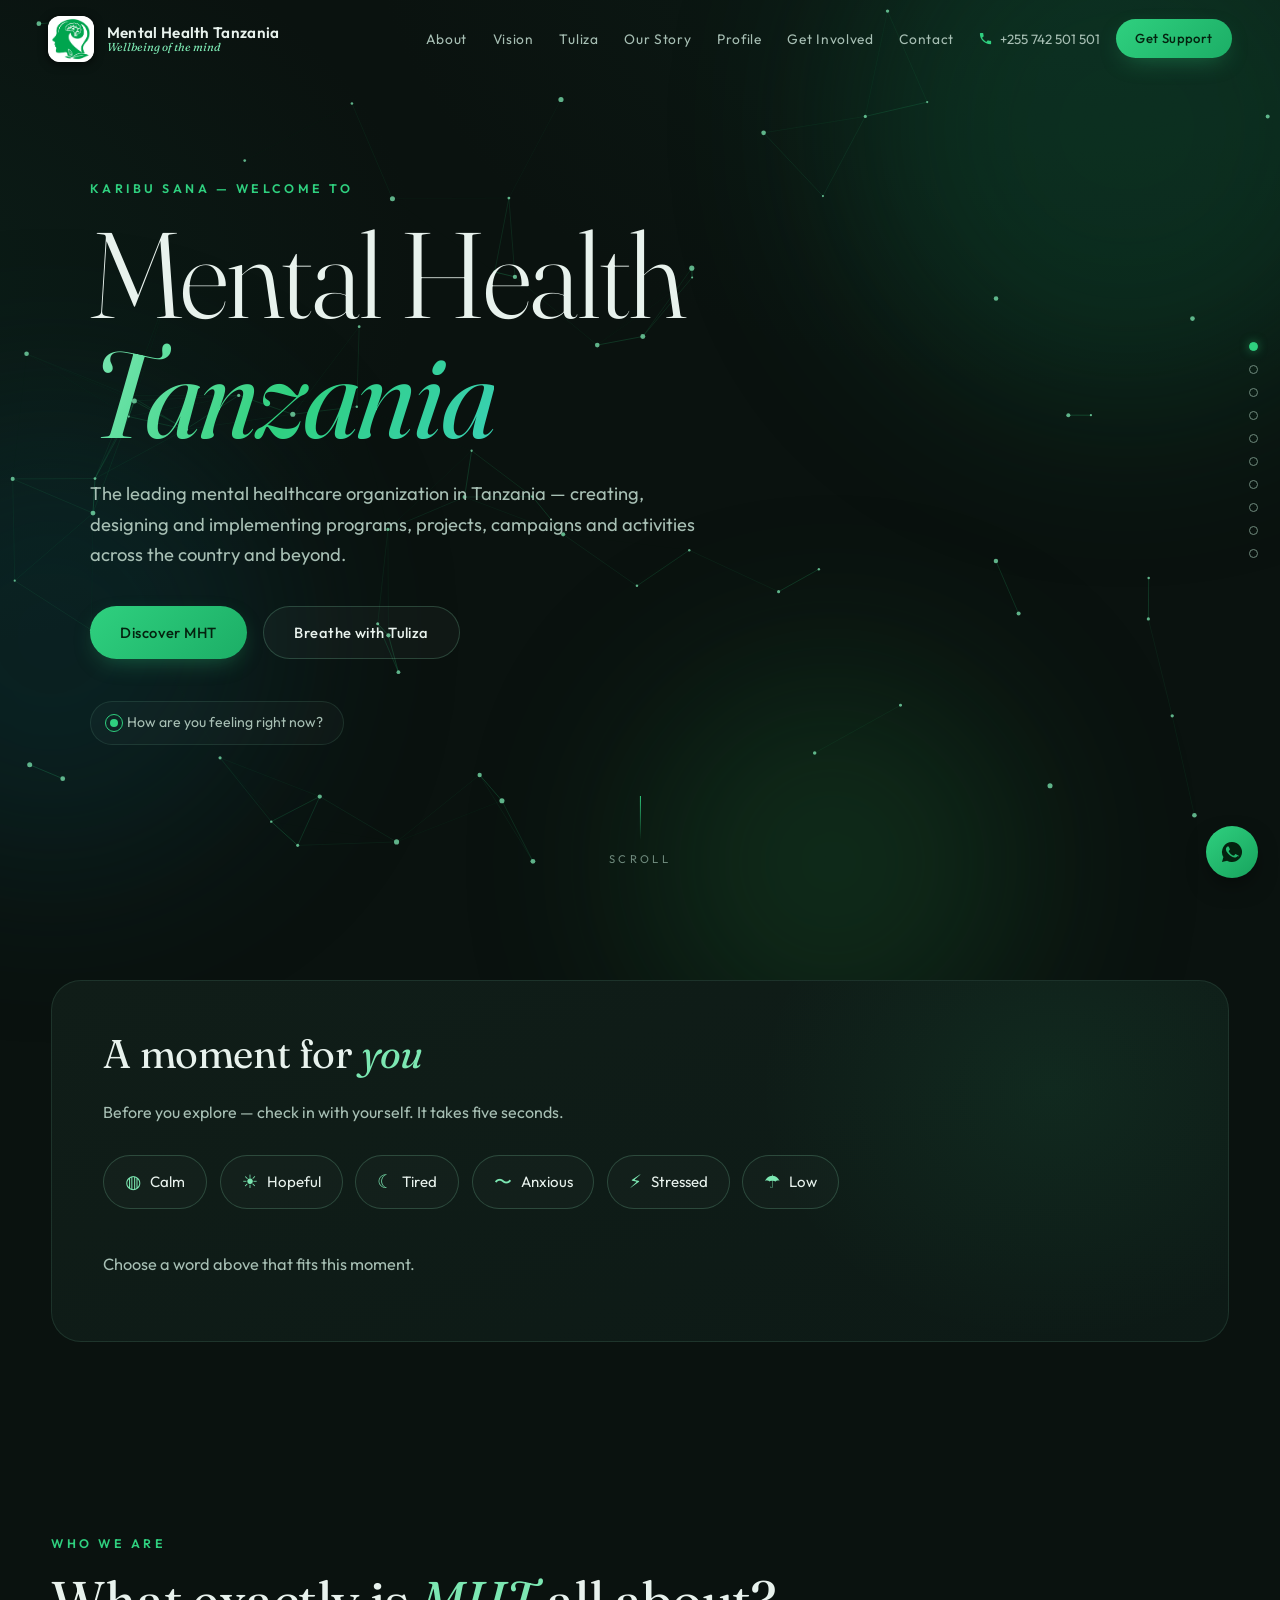
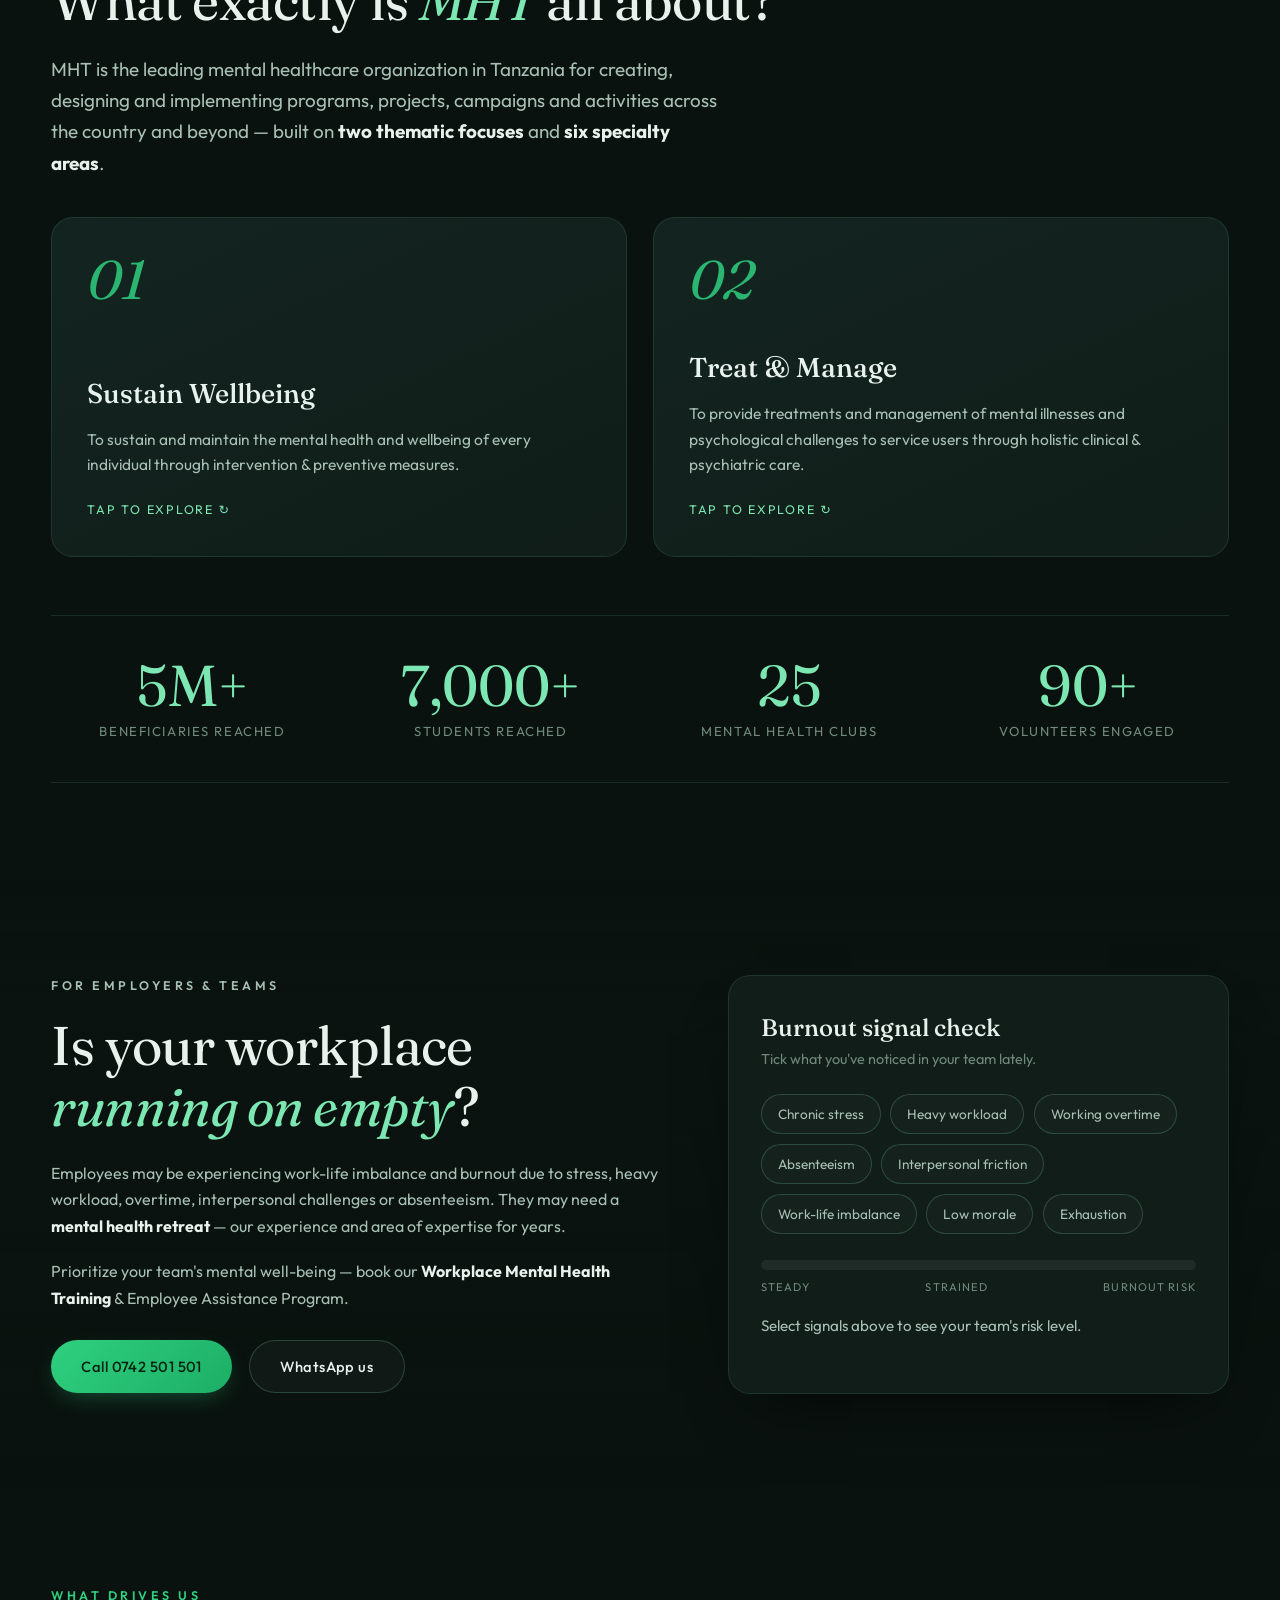
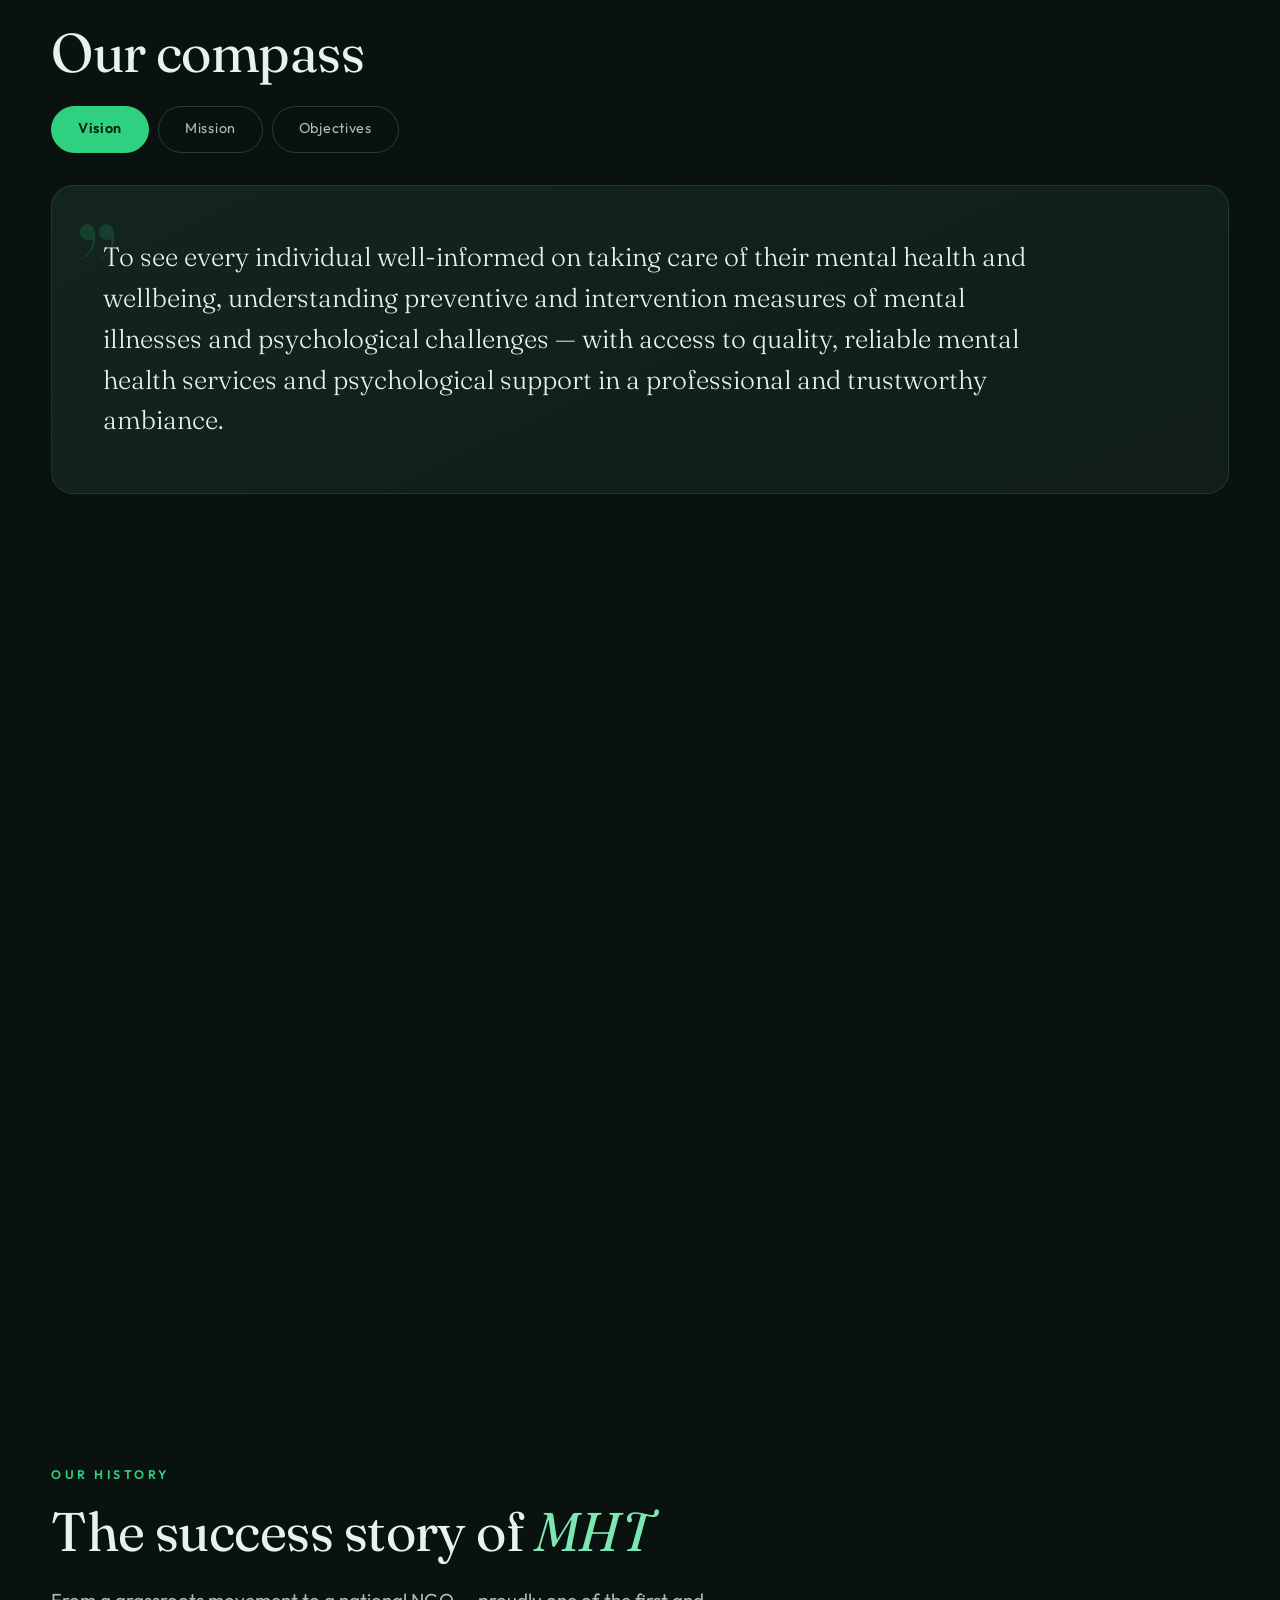
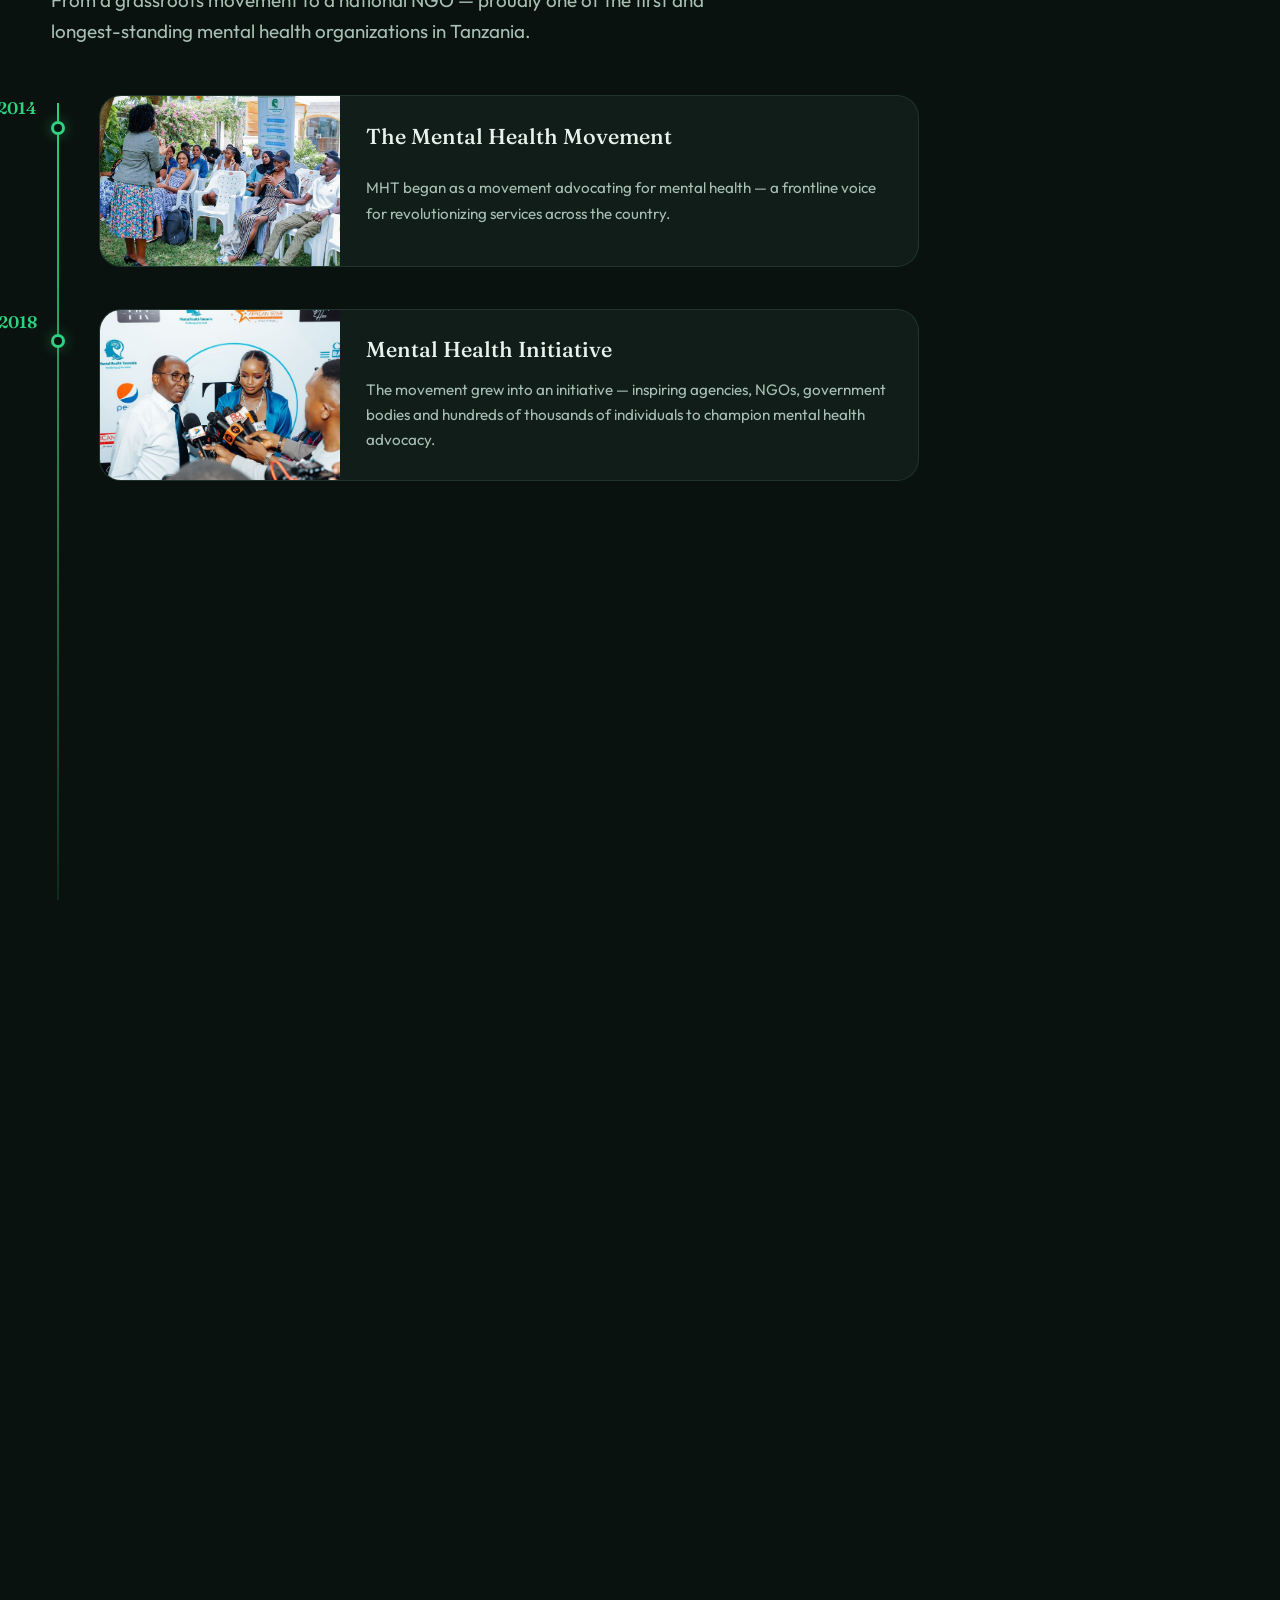
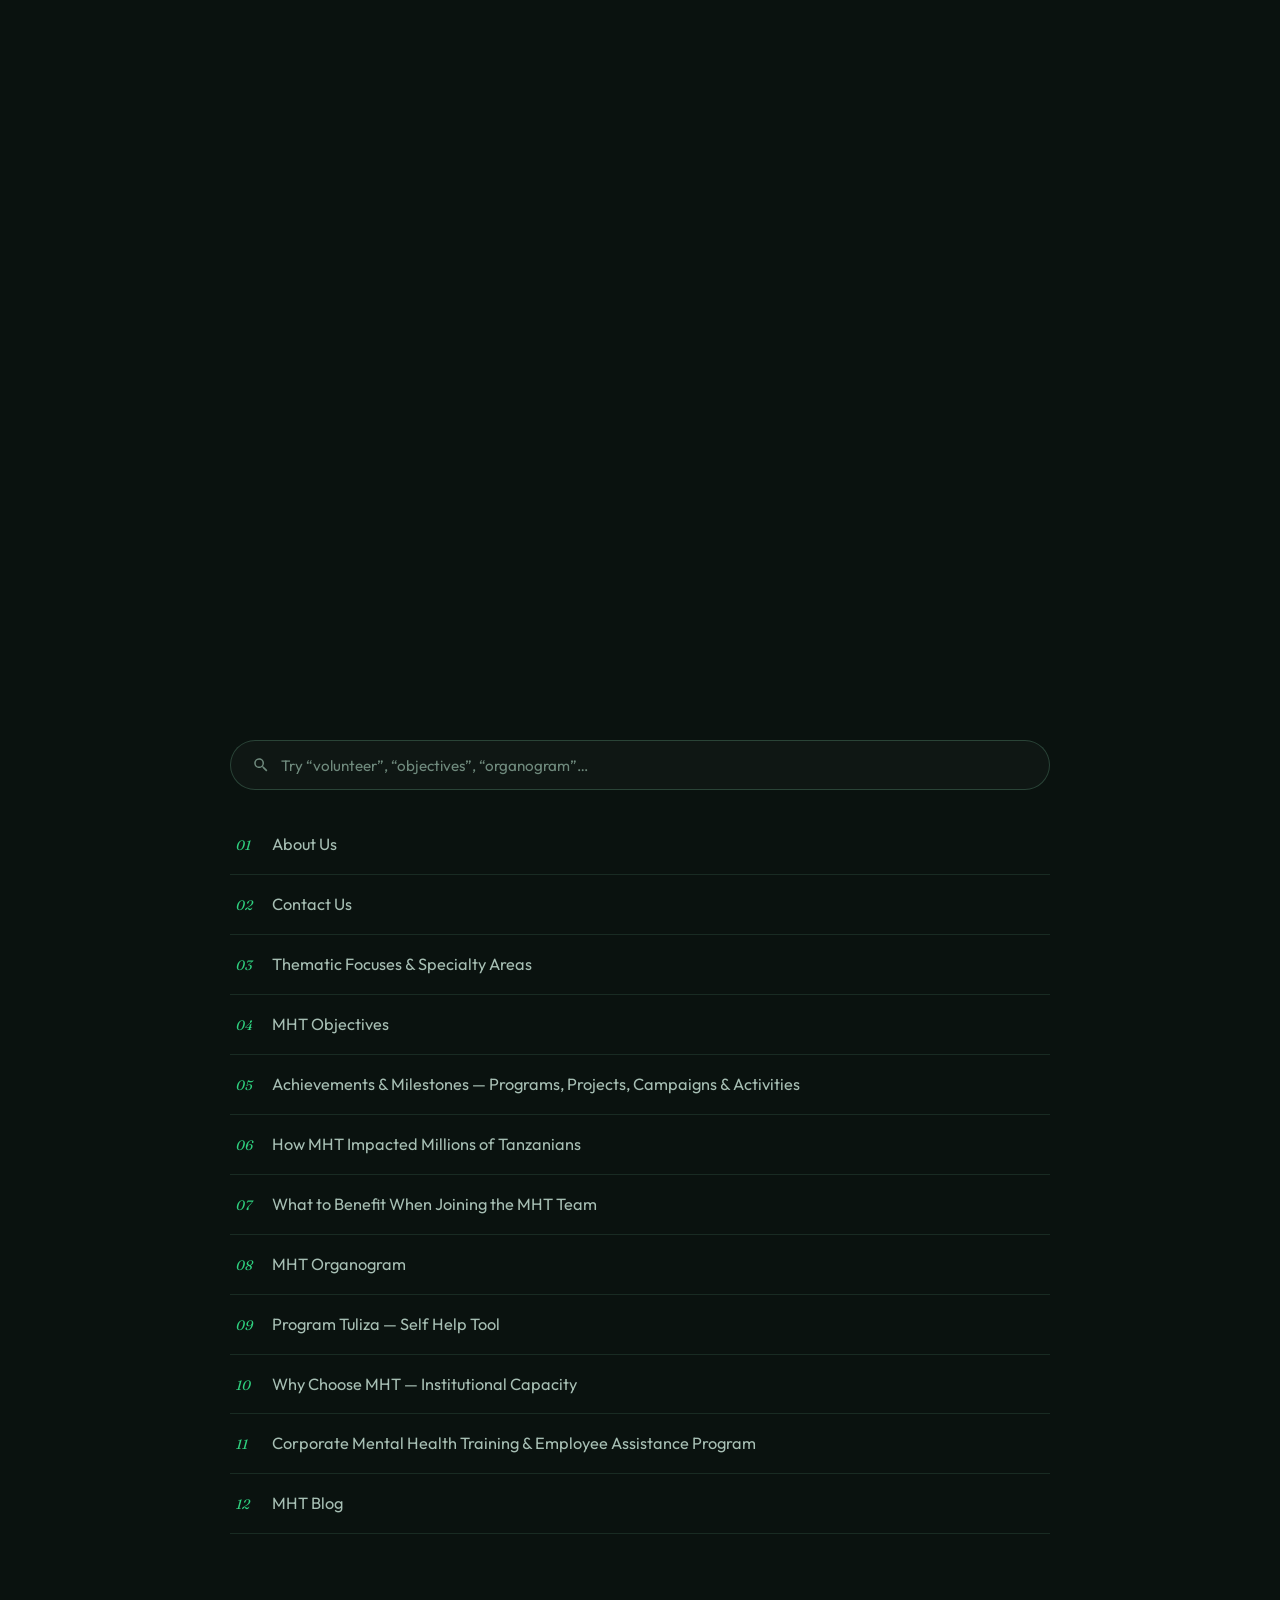
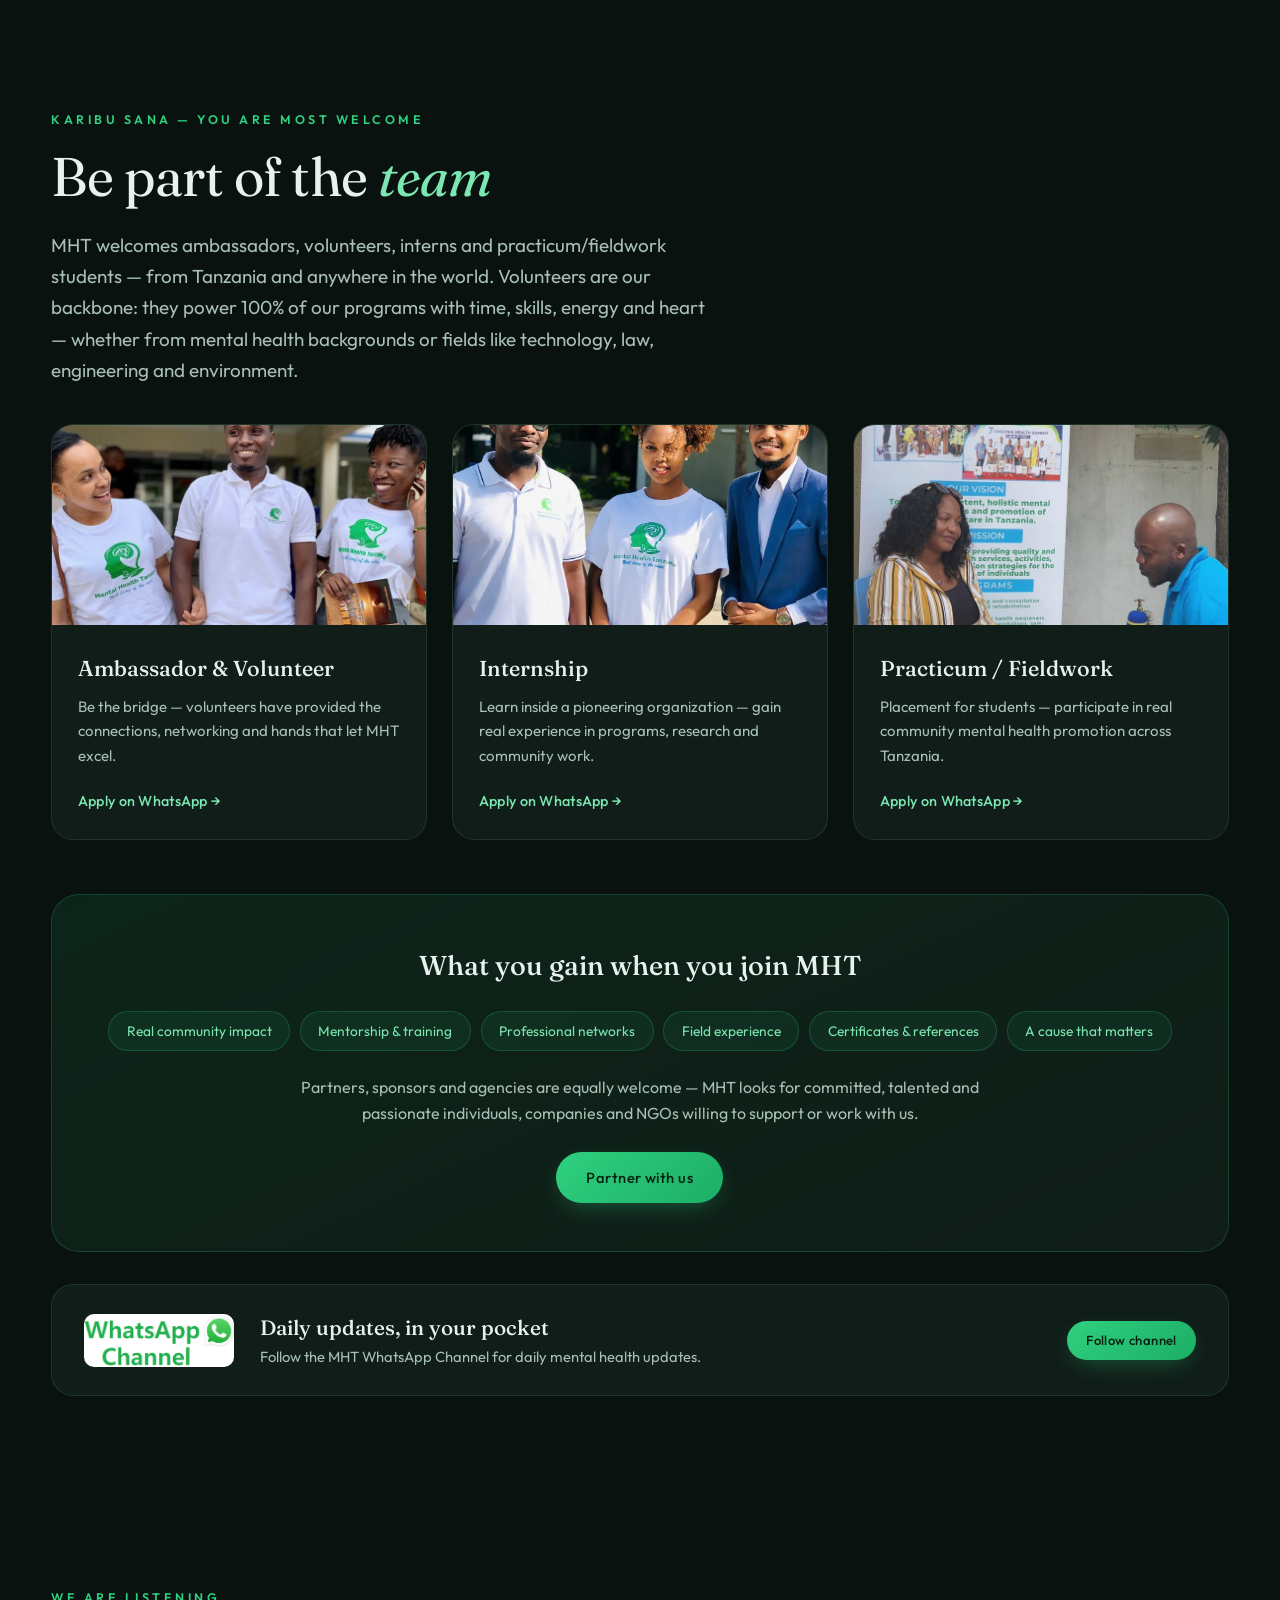
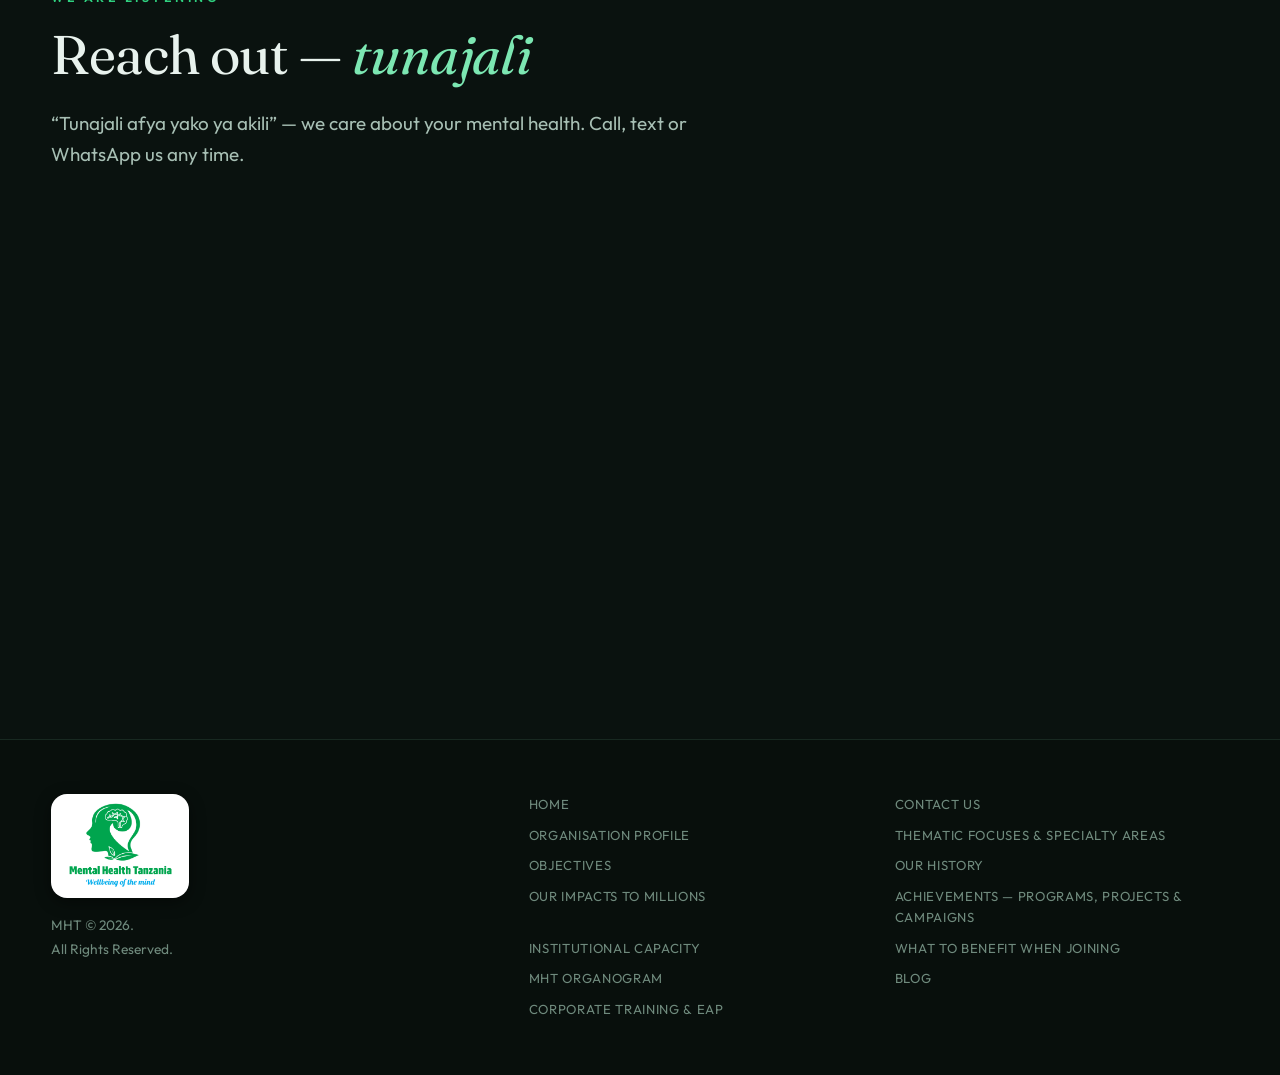
<file: index.html>
<!DOCTYPE html>
<html lang="en">
<head>
<meta charset="UTF-8" />
<meta name="viewport" content="width=device-width, initial-scale=1.0" />
<title>Mental Health Tanzania — Wellbeing of the Mind</title>
<meta name="description" content="Mental Health Tanzania (MHT) — the leading mental healthcare organization in Tanzania. Advocacy, psychoeducation, clinical & tele-mental health services, and Programu Tuliza." />
<link rel="icon" type="image/png" href="assets/logo-dark.png" />
<link rel="preconnect" href="https://fonts.googleapis.com" />
<link rel="preconnect" href="https://fonts.gstatic.com" crossorigin />
<link href="https://fonts.googleapis.com/css2?family=Fraunces:ital,opsz,wght@0,9..144,300;0,9..144,400;0,9..144,500;0,9..144,600;1,9..144,400&family=Outfit:wght@300;400;500;600;700&display=swap" rel="stylesheet" />
<link rel="stylesheet" href="styles.css" />
</head>
<body>

<!-- ambient background -->
<div class="ambient" aria-hidden="true">
  <div class="blob b1"></div>
  <div class="blob b2"></div>
  <div class="blob b3"></div>
  <div class="grain"></div>
</div>

<!-- scroll progress -->
<div class="progress-rail" aria-hidden="true"><span id="progressBar"></span></div>

<!-- journey dots -->
<nav class="journey" aria-label="Section journey">
  <a href="#home" data-label="Home"></a>
  <a href="#feel" data-label="Check in"></a>
  <a href="#about" data-label="Who we are"></a>
  <a href="#workplace" data-label="Workplace"></a>
  <a href="#vmo" data-label="Vision"></a>
  <a href="#tuliza" data-label="Tuliza"></a>
  <a href="#story" data-label="Our story"></a>
  <a href="#impact" data-label="Impact"></a>
  <a href="#join" data-label="Join us"></a>
  <a href="#contact" data-label="Contact"></a>
</nav>

<!-- header -->
<header class="site-head" id="siteHead">
  <a class="brand" href="#home" aria-label="Mental Health Tanzania home">
    <img class="logo-badge" src="assets/logo-icon.png" alt="Mental Health Tanzania logo" />
    <span class="brand-txt">
      <strong>Mental Health Tanzania</strong>
      <em>Wellbeing of the mind</em>
    </span>
  </a>
  <nav class="main-nav" id="mainNav">
    <a href="#about">About</a>
    <a href="#vmo">Vision</a>
    <a href="#tuliza">Tuliza</a>
    <a href="#story">Our Story</a>
    <a href="profile.html">Profile</a>
    <a href="#join">Get Involved</a>
    <a href="#contact">Contact</a>
  </nav>
  <div class="head-ctas">
    <a class="head-phone" href="tel:+255742501501">
      <svg viewBox="0 0 24 24"><path d="M6.6 10.8c1.4 2.8 3.8 5.1 6.6 6.6l2.2-2.2c.3-.3.7-.4 1-.2 1.1.4 2.3.6 3.6.6.6 0 1 .4 1 1V20c0 .6-.4 1-1 1C10.6 21 3 13.4 3 4c0-.6.4-1 1-1h3.5c.6 0 1 .4 1 1 0 1.2.2 2.4.6 3.6.1.3 0 .7-.2 1l-2.3 2.2z"/></svg>
      +255 742 501 501
    </a>
    <a class="btn btn-solid btn-sm" href="#contact">Get Support</a>
    <button class="burger" id="burger" aria-label="Menu" aria-expanded="false"><span></span><span></span><span></span></button>
  </div>
</header>

<main id="main">

<!-- ============ HERO ============ -->
<section class="hero" id="home">
  <canvas id="neuro" aria-hidden="true"></canvas>
  <div class="hero-inner">
    <p class="eyebrow reveal">Karibu sana — welcome to</p>
    <h1 class="hero-title">
      <span class="line"><span>Mental Health</span></span>
      <span class="line"><span class="accent">Tanzania</span></span>
    </h1>
    <p class="hero-sub reveal">The leading mental healthcare organization in Tanzania — creating, designing
      and implementing programs, projects, campaigns and activities across the country and beyond.</p>
    <div class="hero-ctas reveal">
      <a href="#about" class="btn btn-solid" data-magnet>Discover MHT</a>
      <a href="#tuliza" class="btn btn-ghost" data-magnet>Breathe with Tuliza</a>
    </div>
    <a class="mood-prompt reveal" href="#feel">
      <span class="pulse-dot"></span> How are you feeling right now?
    </a>
  </div>
  <div class="hero-scroll" aria-hidden="true"><span></span>scroll</div>
</section>

<!-- ============ MOOD CHECK-IN ============ -->
<section class="feel" id="feel">
  <div class="wrap">
    <div class="feel-card reveal">
      <div class="feel-head">
        <h2 class="h-serif">A moment for <em>you</em></h2>
        <p>Before you explore — check in with yourself. It takes five seconds.</p>
      </div>
      <div class="moods" id="moods" role="group" aria-label="How are you feeling?">
        <button class="mood" data-mood="calm"      data-msg="Beautiful. Savour it — calm is worth noticing."><i>◍</i><span>Calm</span></button>
        <button class="mood" data-mood="hopeful"   data-msg="Hold onto that. Hope is a powerful medicine."><i>☀</i><span>Hopeful</span></button>
        <button class="mood" data-mood="tired"     data-msg="Rest is not a luxury. Be gentle with yourself today."><i>☾</i><span>Tired</span></button>
        <button class="mood" data-mood="anxious"   data-msg="That's okay. Try a slow breath with Tuliza below — it genuinely helps."><i>〜</i><span>Anxious</span></button>
        <button class="mood" data-mood="stressed"  data-msg="You carry a lot. A one-minute Tuliza pause can lighten it."><i>⚡</i><span>Stressed</span></button>
        <button class="mood" data-mood="low"       data-msg="We're sorry it's heavy. You're not alone — MHT is a phone call away."><i>☂</i><span>Low</span></button>
      </div>
      <div class="feel-out" id="feelOut" aria-live="polite">
        <p class="feel-msg" id="feelMsg">Choose a word above that fits this moment.</p>
        <a href="#tuliza" class="btn btn-solid btn-sm hidden" id="feelBreathe">Begin a one-minute Tuliza breath</a>
        <a href="tel:+255742501501" class="btn btn-ghost btn-sm hidden" id="feelCall">Talk to someone now</a>
      </div>
    </div>
  </div>
</section>

<!-- ============ ABOUT / THEMATIC FOCUS ============ -->
<section class="about" id="about">
  <div class="wrap">
    <p class="eyebrow reveal">Who we are</p>
    <h2 class="h-serif reveal">What exactly is <em>MHT</em> all about?</h2>
    <p class="lead reveal">MHT is the leading mental healthcare organization in Tanzania for creating, designing and
      implementing programs, projects, campaigns and activities across the country and beyond — built on
      <strong>two thematic focuses</strong> and <strong>six specialty areas</strong>.</p>

    <div class="focus-grid">
      <article class="focus-card reveal" data-flip>
        <div class="fc-face fc-front">
          <span class="fc-num">01</span>
          <h3>Sustain Wellbeing</h3>
          <p>To sustain and maintain the mental health and wellbeing of every individual through
            intervention &amp; preventive measures.</p>
          <span class="fc-more">Tap to explore ↻</span>
        </div>
        <div class="fc-face fc-back">
          <h4>Prevention &amp; Promotion</h4>
          <ul>
            <li>Psychoeducation</li>
            <li>Mental health awareness &amp; advocacy</li>
            <li>Training &amp; mentorship</li>
            <li>Community psychological &amp; psychosocial support</li>
            <li>Mental health research</li>
          </ul>
        </div>
      </article>

      <article class="focus-card reveal" data-flip>
        <div class="fc-face fc-front">
          <span class="fc-num">02</span>
          <h3>Treat &amp; Manage</h3>
          <p>To provide treatments and management of mental illnesses and psychological challenges to
            service users through holistic clinical &amp; psychiatric care.</p>
          <span class="fc-more">Tap to explore ↻</span>
        </div>
        <div class="fc-face fc-back">
          <h4>Clinical &amp; Psychiatric Services</h4>
          <ul>
            <li>Screening, assessments &amp; diagnosis</li>
            <li>Psychotherapy</li>
            <li>Counselling &amp; guidance</li>
            <li>Tele-Mental Health Services</li>
          </ul>
        </div>
      </article>
    </div>

    <div class="stats reveal">
      <div class="stat"><span class="stat-n" data-count="5000000" data-compact="1">0</span><span class="stat-l">Beneficiaries reached</span></div>
      <div class="stat"><span class="stat-n" data-count="7000" data-suffix="+">0</span><span class="stat-l">Students reached</span></div>
      <div class="stat"><span class="stat-n" data-count="25">0</span><span class="stat-l">Mental health clubs</span></div>
      <div class="stat"><span class="stat-n" data-count="90" data-suffix="+">0</span><span class="stat-l">Volunteers engaged</span></div>
    </div>
  </div>
</section>

<!-- ============ WORKPLACE / BURNOUT CHECKER ============ -->
<section class="workplace" id="workplace">
  <div class="wrap">
    <div class="wp-grid">
      <div class="wp-copy">
        <p class="eyebrow reveal">For employers &amp; teams</p>
        <h2 class="h-serif reveal">Is your workplace <em>running on empty</em>?</h2>
        <p class="reveal">Employees may be experiencing work-life imbalance and burnout due to stress, heavy
          workload, overtime, interpersonal challenges or absenteeism. They may need a
          <strong>mental health retreat</strong> — our experience and area of expertise for years.</p>
        <p class="reveal">Prioritize your team's mental well-being — book our
          <strong>Workplace Mental Health Training</strong> &amp; Employee Assistance Program.</p>
        <div class="reveal wp-ctas">
          <a class="btn btn-solid" href="tel:+255742501501" data-magnet>Call 0742 501 501</a>
          <a class="btn btn-ghost" href="https://wa.me/255742501501" target="_blank" rel="noopener" data-magnet>WhatsApp us</a>
        </div>
      </div>

      <div class="wp-tool reveal">
        <h3>Burnout signal check</h3>
        <p class="wp-tool-sub">Tick what you've noticed in your team lately.</p>
        <div class="signals" id="signals">
          <button data-w="2">Chronic stress</button>
          <button data-w="2">Heavy workload</button>
          <button data-w="2">Working overtime</button>
          <button data-w="1">Absenteeism</button>
          <button data-w="1">Interpersonal friction</button>
          <button data-w="2">Work-life imbalance</button>
          <button data-w="1">Low morale</button>
          <button data-w="1">Exhaustion</button>
        </div>
        <div class="gauge">
          <div class="gauge-track"><div class="gauge-fill" id="gaugeFill"></div></div>
          <div class="gauge-labels"><span>Steady</span><span>Strained</span><span>Burnout risk</span></div>
        </div>
        <p class="gauge-out" id="gaugeOut">Select signals above to see your team's risk level.</p>
      </div>
    </div>
  </div>
</section>

<!-- ============ VISION / MISSION / OBJECTIVES ============ -->
<section class="vmo" id="vmo">
  <div class="wrap">
    <p class="eyebrow reveal">What drives us</p>
    <h2 class="h-serif reveal">Our compass</h2>
    <div class="vmo-tabs reveal" role="tablist" aria-label="Vision Mission Objectives">
      <button class="vmo-tab active" role="tab" aria-selected="true" data-tab="vision">Vision</button>
      <button class="vmo-tab" role="tab" aria-selected="false" data-tab="mission">Mission</button>
      <button class="vmo-tab" role="tab" aria-selected="false" data-tab="objectives">Objectives</button>
    </div>
    <div class="vmo-stage reveal">
      <div class="vmo-panel active" id="panel-vision" role="tabpanel">
        <span class="vmo-mark">”</span>
        <p>To see every individual well-informed on taking care of their mental health and wellbeing,
          understanding preventive and intervention measures of mental illnesses and psychological
          challenges — with access to quality, reliable mental health services and psychological support
          in a professional and trustworthy ambiance.</p>
      </div>
      <div class="vmo-panel" id="panel-mission" role="tabpanel" hidden>
        <span class="vmo-mark">”</span>
        <p>To sustain mental health and wellbeing of individuals through intervention and preventive
          measures — psychoeducation, mental health awareness, community psychological &amp; psychosocial
          support, research programs, training, advocating, promoting and supporting mental healthcare
          systems — while addressing mental illnesses through clinical and psychiatric services.</p>
      </div>
      <div class="vmo-panel" id="panel-objectives" role="tabpanel" hidden>
        <span class="vmo-mark">”</span>
        <p>We're always aiming at six priorities:</p>
        <ol class="obj-list">
          <li>Promoting &amp; advocating mental healthcare systems in Tanzania</li>
          <li>Mental health awareness &amp; psychoeducation</li>
          <li>Mental health research</li>
          <li>Clinical &amp; psychiatric services — psychotherapy, counselling, screening &amp; assessments</li>
          <li>Community psychological &amp; psychosocial support</li>
          <li>Consultation, training, coaching &amp; mentorship programs</li>
        </ol>
      </div>
    </div>
  </div>
</section>

<!-- ============ PROGRAM TULIZA ============ -->
<section class="tuliza" id="tuliza">
  <div class="wrap">
    <div class="tz-grid">
      <div class="tz-copy">
        <p class="eyebrow reveal">Programu Tuliza — self-help tool</p>
        <h2 class="h-serif reveal"><em>Tuliza</em> means “calm”.</h2>
        <p class="reveal">MHT created <strong>Programu Tuliza</strong> — a self-help tool for managing depression,
          anxiety and stress-related disorders. Try it right here: guided breathing, the simplest and most
          proven way to calm your nervous system.</p>
        <ul class="tz-points reveal">
          <li>Depression &amp; low mood</li>
          <li>Anxiety &amp; panic</li>
          <li>Stress-related disorders</li>
        </ul>
        <p class="tz-note reveal">Pick a rhythm, press start, and follow the orb. Even 60 seconds helps.</p>
      </div>

      <div class="tz-tool reveal" id="tzTool">
        <div class="tz-techniques" role="group" aria-label="Breathing technique">
          <button class="tz-tech active" data-tech="box"      data-seq="4,4,4,4" data-labels="Inhale,Hold,Exhale,Hold">Box · 4-4-4-4</button>
          <button class="tz-tech" data-tech="relax"   data-seq="4,7,8"   data-labels="Inhale,Hold,Exhale">Relax · 4-7-8</button>
          <button class="tz-tech" data-tech="coherent" data-seq="5,5"     data-labels="Inhale,Exhale">Coherent · 5-5</button>
        </div>
        <div class="tz-stage">
          <div class="tz-orb-wrap">
            <div class="tz-ring"></div>
            <div class="tz-orb" id="tzOrb"></div>
            <div class="tz-center">
              <span class="tz-phase" id="tzPhase">Ready?</span>
              <span class="tz-count" id="tzCount">—</span>
            </div>
          </div>
        </div>
        <div class="tz-controls">
          <button class="btn btn-solid" id="tzToggle">Begin breathing</button>
          <div class="tz-meta">
            <span id="tzCycles">0 cycles</span>
            <button class="tz-sound" id="tzSound" aria-pressed="false" title="Soft chime">
              <svg viewBox="0 0 24 24" class="snd-off"><path d="M3 9v6h4l5 5V4L7 9H3zm13.5 3a4.5 4.5 0 0 0-2.5-4v8a4.5 4.5 0 0 0 2.5-4zM14 3.2v2.1a7 7 0 0 1 0 13.4v2.1a9 9 0 0 0 0-17.6z"/></svg>
            </button>
          </div>
        </div>
      </div>
    </div>
  </div>
</section>

<!-- ============ STORY / TIMELINE ============ -->
<section class="story" id="story">
  <div class="wrap">
    <p class="eyebrow reveal">Our history</p>
    <h2 class="h-serif reveal">The success story of <em>MHT</em></h2>
    <p class="lead reveal">From a grassroots movement to a national NGO — proudly one of the first and
      longest-standing mental health organizations in Tanzania.</p>

    <div class="timeline" id="timeline">
      <div class="tl-item reveal">
        <div class="tl-dot"></div>
        <span class="tl-year">2014</span>
        <div class="tl-card">
          <img src="assets/prof-community-talk.jpg" alt="Early community mental health gathering" loading="lazy" />
          <h3>The Mental Health Movement</h3>
          <p>MHT began as a movement advocating for mental health — a frontline voice for revolutionizing
            services across the country.</p>
        </div>
      </div>
      <div class="tl-item reveal">
        <div class="tl-dot"></div>
        <span class="tl-year">2018</span>
        <div class="tl-card">
          <img src="assets/press.jpg" alt="MHT press interview with media microphones" loading="lazy" />
          <h3>Mental Health Initiative</h3>
          <p>The movement grew into an initiative — inspiring agencies, NGOs, government bodies and hundreds
            of thousands of individuals to champion mental health advocacy.</p>
        </div>
      </div>
      <div class="tl-item reveal">
        <div class="tl-dot"></div>
        <span class="tl-year">2019</span>
        <div class="tl-card">
          <img src="assets/team-banner.jpg" alt="MHT team posing in front of a Mental Health Tanzania banner" loading="lazy" />
          <h3>Registered CBO</h3>
          <p>Formally registered as a local Community-Based Organization — setting the standard and shifting
            the narrative on mental health in Tanzania.</p>
        </div>
      </div>
      <div class="tl-item reveal">
        <div class="tl-dot"></div>
        <span class="tl-year">2020</span>
        <div class="tl-card">
          <img src="assets/prof-banner.jpg" alt="MHT team holding an Afya ya Akili kwa Wote banner" loading="lazy" />
          <h3>National NGO</h3>
          <p>Ultimately registered as a nationally operating NGO — a pioneering, leading mental healthcare
            institution serving Tanzania and beyond.</p>
        </div>
      </div>
    </div>

    <div class="profile-cta reveal">
      <div>
        <h3>The full organisation profile</h3>
        <p>Services, delivery channels, track record, registration &amp; locations — everything partners and
          donors ask for, in one page.</p>
      </div>
      <div class="profile-cta-btns">
        <a class="btn btn-solid" href="profile.html" data-magnet>View profile</a>
        <a class="btn btn-ghost" href="assets/MHT-Organisation-Profile.pdf" download>Download PDF</a>
      </div>
    </div>

    <div class="board reveal">
      <img src="assets/board-meeting.jpg" alt="Advisory board members at Mental Health Tanzania" loading="lazy" />
      <div>
        <h3>Guided by experience</h3>
        <p>MHT's advisory board and professional volunteers bring clinical expertise, lived experience and
          community trust to every program we run.</p>
        <a href="#join" class="btn btn-ghost btn-sm">Meet how to join</a>
      </div>
    </div>
  </div>
</section>

<!-- ============ IMPACT GALLERY ============ -->
<section class="impact" id="impact">
  <div class="wrap">
    <p class="eyebrow reveal">Achievements &amp; milestones</p>
    <h2 class="h-serif reveal">Impact in <em>millions</em> of lives</h2>
    <p class="lead reveal">Programs, projects, campaigns and activities reaching communities, schools,
      workplaces and airwaves across Tanzania.</p>
  </div>
  <div class="marquee reveal" aria-label="MHT impact photo reel">
    <div class="marquee-track" id="marqueeTrack">
      <figure><img src="assets/community.jpg" alt="Community mental health session" loading="lazy"></figure>
      <figure><img src="assets/school-session.jpg" alt="School outreach session" loading="lazy"></figure>
      <figure><img src="assets/audience.jpg" alt="Large conference audience" loading="lazy"></figure>
      <figure><img src="assets/hall-session.jpg" alt="Community hall workshop" loading="lazy"></figure>
      <figure><img src="assets/tunajali.jpg" alt="Tunajali afya yako ya akili campaign team" loading="lazy"></figure>
      <figure><img src="assets/training-class.jpg" alt="Mental health training class" loading="lazy"></figure>
      <figure><img src="assets/podcast.jpg" alt="MHT radio podcast recording" loading="lazy"></figure>
      <figure><img src="assets/group-outdoors.jpg" alt="MHT volunteers group photo outdoors" loading="lazy"></figure>
      <figure><img src="assets/expo.jpg" alt="MHT awareness expo table" loading="lazy"></figure>
      <figure><img src="assets/conference.jpg" alt="Mental Health Tanzania conference" loading="lazy"></figure>
    </div>
  </div>

  <div class="wrap posts-wrap">
    <h3 class="posts-title reveal">Everything, in one place</h3>
    <p class="posts-sub reveal">Search our posts &amp; pages — the same links from our site, gathered here.</p>
    <div class="posts-search reveal">
      <svg viewBox="0 0 24 24"><path d="M15.5 14h-.8l-.3-.3a6.5 6.5 0 1 0-.7.7l.3.3v.8l5 5 1.5-1.5-5-5zm-6 0a4.5 4.5 0 1 1 0-9 4.5 4.5 0 0 1 0 9z"/></svg>
      <input type="search" id="postSearch" placeholder="Try “volunteer”, “objectives”, “organogram”…" aria-label="Search posts" />
    </div>
    <ul class="posts" id="posts">
      <li><a href="https://mht.care" target="_blank" rel="noopener"><span>01</span>About Us</a></li>
      <li><a href="#contact"><span>02</span>Contact Us</a></li>
      <li><a href="#about"><span>03</span>Thematic Focuses &amp; Specialty Areas</a></li>
      <li><a href="#vmo"><span>04</span>MHT Objectives</a></li>
      <li><a href="#impact"><span>05</span>Achievements &amp; Milestones — Programs, Projects, Campaigns &amp; Activities</a></li>
      <li><a href="#impact"><span>06</span>How MHT Impacted Millions of Tanzanians</a></li>
      <li><a href="#join"><span>07</span>What to Benefit When Joining the MHT Team</a></li>
      <li><a href="https://mht.care" target="_blank" rel="noopener"><span>08</span>MHT Organogram</a></li>
      <li><a href="#tuliza"><span>09</span>Program Tuliza — Self Help Tool</a></li>
      <li><a href="#join"><span>10</span>Why Choose MHT — Institutional Capacity</a></li>
      <li><a href="https://mht.care" target="_blank" rel="noopener"><span>11</span>Corporate Mental Health Training &amp; Employee Assistance Program</a></li>
      <li><a href="https://mht.care" target="_blank" rel="noopener"><span>12</span>MHT Blog</a></li>
    </ul>
    <p class="posts-empty hidden" id="postsEmpty">Nothing found — try another word.</p>
  </div>
</section>

<!-- ============ GET INVOLVED ============ -->
<section class="join" id="join">
  <div class="wrap">
    <p class="eyebrow reveal">Karibu sana — you are most welcome</p>
    <h2 class="h-serif reveal">Be part of the <em>team</em></h2>
    <p class="lead reveal">MHT welcomes ambassadors, volunteers, interns and practicum/fieldwork students — from
      Tanzania and anywhere in the world. Volunteers are our backbone: they power 100% of our programs with
      time, skills, energy and heart — whether from mental health backgrounds or fields like technology,
      law, engineering and environment.</p>

    <div class="join-grid">
      <article class="join-card reveal" data-tilt>
        <div class="jc-img"><img src="assets/volunteers.jpg" alt="MHT ambassadors smiling together" loading="lazy"></div>
        <div class="jc-body">
          <h3>Ambassador &amp; Volunteer</h3>
          <p>Be the bridge — volunteers have provided the connections, networking and hands that let MHT excel.</p>
          <a href="https://wa.me/255742501501?text=I%20would%20like%20to%20volunteer%20with%20MHT" target="_blank" rel="noopener" class="jc-link">Apply on WhatsApp →</a>
        </div>
      </article>
      <article class="join-card reveal" data-tilt>
        <div class="jc-img"><img src="assets/ambassadors.jpg" alt="Young MHT ambassadors" loading="lazy"></div>
        <div class="jc-body">
          <h3>Internship</h3>
          <p>Learn inside a pioneering organization — gain real experience in programs, research and community work.</p>
          <a href="https://wa.me/255742501501?text=I%20am%20interested%20in%20an%20MHT%20internship" target="_blank" rel="noopener" class="jc-link">Apply on WhatsApp →</a>
        </div>
      </article>
      <article class="join-card reveal" data-tilt>
        <div class="jc-img"><img src="assets/counselling.jpg" alt="MHT staff member in a counselling conversation" loading="lazy"></div>
        <div class="jc-body">
          <h3>Practicum / Fieldwork</h3>
          <p>Placement for students — participate in real community mental health promotion across Tanzania.</p>
          <a href="https://wa.me/255742501501?text=I%20am%20interested%20in%20practicum%20at%20MHT" target="_blank" rel="noopener" class="jc-link">Apply on WhatsApp →</a>
        </div>
      </article>
    </div>

    <div class="benefits reveal">
      <h3>What you gain when you join MHT</h3>
      <div class="benefit-chips">
        <span>Real community impact</span><span>Mentorship &amp; training</span><span>Professional networks</span>
        <span>Field experience</span><span>Certificates &amp; references</span><span>A cause that matters</span>
      </div>
      <p>Partners, sponsors and agencies are equally welcome — MHT looks for committed, talented and
        passionate individuals, companies and NGOs willing to support or work with us.</p>
      <a class="btn btn-solid" href="#contact" data-magnet>Partner with us</a>
    </div>

    <div class="wa-channel reveal">
      <img src="assets/whatsapp-channel.png" alt="WhatsApp Channel" />
      <div>
        <h3>Daily updates, in your pocket</h3>
        <p>Follow the MHT WhatsApp Channel for daily mental health updates.</p>
      </div>
      <a class="btn btn-solid btn-sm" href="https://whatsapp.com/channel/0029VaD60Ak4tRrpOGF8Vu2J" target="_blank" rel="noopener">Follow channel</a>
    </div>
  </div>
</section>

<!-- ============ CONTACT ============ -->
<section class="contact" id="contact">
  <div class="wrap">
    <p class="eyebrow reveal">We are listening</p>
    <h2 class="h-serif reveal">Reach out — <em>tunajali</em></h2>
    <p class="lead reveal">“Tunajali afya yako ya akili” — we care about your mental health.
      Call, text or WhatsApp us any time.</p>
    <div class="loc-strip reveal">
      <span class="loc">Dar es Salaam</span><span class="loc">Arusha</span><span class="loc">Mwanza</span><span class="loc">Dodoma</span>
      <span class="loc loc-wide">+ Tele-mental health, countrywide</span>
    </div>
    <div class="contact-grid">
      <a class="contact-card reveal" href="tel:+255742501501" data-tilt>
        <span class="cc-label">Call / Text / WhatsApp</span>
        <span class="cc-num">+255 742 501 501</span>
      </a>
      <a class="contact-card reveal" href="tel:+255683551117" data-tilt>
        <span class="cc-label">Call / Text / WhatsApp</span>
        <span class="cc-num">+255 683 551 117</span>
      </a>
      <a class="contact-card reveal" href="tel:+255746779787" data-tilt>
        <span class="cc-label">Call / Text / WhatsApp</span>
        <span class="cc-num">+255 746 779 787</span>
      </a>
      <a class="contact-card whatsapp reveal" href="https://wa.me/255742501501" target="_blank" rel="noopener" data-tilt>
        <span class="cc-label">Fastest reply</span>
        <span class="cc-num">Click to WhatsApp →</span>
      </a>
      <a class="contact-card reveal" href="mailto:care@mht.care" data-tilt>
        <span class="cc-label">Email us</span>
        <span class="cc-num cc-mail">care@mht.care</span>
      </a>
      <a class="contact-card reveal" href="mailto:info@mht.care" data-tilt>
        <span class="cc-label">Enquiries</span>
        <span class="cc-num cc-mail">info@mht.care</span>
      </a>
    </div>
    <div class="socials reveal">
      <a href="https://mht.care" target="_blank" rel="noopener" aria-label="X / Twitter"><svg viewBox="0 0 24 24"><path d="M18.9 2H22l-6.8 7.8L23 22h-6.3l-4.9-6.4L6.2 22H3l7.3-8.3L2.4 2h6.4l4.4 5.9L18.9 2zm-1.1 18h1.7L7.1 3.9H5.3L17.8 20z"/></svg></a>
      <a href="https://mht.care" target="_blank" rel="noopener" aria-label="Instagram"><svg viewBox="0 0 24 24"><path d="M12 2.2c3.2 0 3.6 0 4.9.1 3.3.1 4.8 1.7 4.9 4.9.1 1.3.1 1.6.1 4.8s0 3.6-.1 4.8c-.1 3.2-1.7 4.8-4.9 4.9-1.3.1-1.6.1-4.9.1-3.2 0-3.6 0-4.8-.1-3.3-.1-4.8-1.7-4.9-4.9-.1-1.3-.1-1.6-.1-4.8s0-3.6.1-4.8C2.4 4 4 2.4 7.2 2.3 8.4 2.2 8.8 2.2 12 2.2zm0 3.6a6.2 6.2 0 1 0 0 12.4 6.2 6.2 0 0 0 0-12.4zm0 10.2a4 4 0 1 1 0-8 4 4 0 0 1 0 8zm6.4-10.5a1.4 1.4 0 1 0 0-2.9 1.4 1.4 0 0 0 0 2.9z"/></svg></a>
      <a href="https://mht.care" target="_blank" rel="noopener" aria-label="Facebook"><svg viewBox="0 0 24 24"><path d="M22 12a10 10 0 1 0-11.6 9.9v-7H7.9V12h2.5V9.8c0-2.5 1.5-3.9 3.8-3.9 1.1 0 2.2.2 2.2.2v2.5h-1.3c-1.2 0-1.6.8-1.6 1.6V12h2.8l-.4 2.9h-2.4v7A10 10 0 0 0 22 12z"/></svg></a>
      <a href="https://mht.care" target="_blank" rel="noopener" aria-label="LinkedIn"><svg viewBox="0 0 24 24"><path d="M20.4 20.4h-3.5v-5.6c0-1.3 0-3-1.8-3s-2.1 1.4-2.1 2.9v5.7H9.4V9h3.4v1.6h.1c.5-.9 1.6-1.8 3.3-1.8 3.6 0 4.2 2.3 4.2 5.4v6.2zM5.3 7.4a2 2 0 1 1 0-4.2 2 2 0 0 1 0 4.2zM7.1 20.4H3.6V9h3.5v11.4z"/></svg></a>
      <a href="https://mht.care" target="_blank" rel="noopener" aria-label="YouTube"><svg viewBox="0 0 24 24"><path d="M23 12s0-3.8-.5-5.6c-.3-1-1.1-1.8-2.1-2C18.6 4 12 4 12 4s-6.6 0-8.4.4c-1 .2-1.8 1-2.1 2C1 8.2 1 12 1 12s0 3.8.5 5.6c.3 1 1.1 1.8 2.1 2 1.8.4 8.4.4 8.4.4s6.6 0 8.4-.4c1-.2 1.8-1 2.1-2 .5-1.8.5-5.6.5-5.6zM9.8 15.5v-7l6 3.5-6 3.5z"/></svg></a>
      <a href="https://whatsapp.com/channel/0029VaD60Ak4tRrpOGF8Vu2J" target="_blank" rel="noopener" aria-label="WhatsApp"><svg viewBox="0 0 24 24"><path d="M12 2a10 10 0 0 0-8.6 15.1L2 22l5.1-1.3A10 10 0 1 0 12 2zm5.5 14.1c-.2.7-1.3 1.3-1.9 1.3-.5.1-1.1.1-1.8-.1-.4-.1-1-.3-1.7-.6-2.9-1.3-4.8-4.2-5-4.4-.1-.2-1.2-1.6-1.2-3s.8-2.1 1-2.4c.3-.3.6-.4.8-.4h.6c.2 0 .4 0 .6.5l.9 2.1c.1.2.1.4 0 .6l-.4.6-.5.5c-.2.2-.3.4-.1.7.2.3.9 1.5 1.9 2.4 1.3 1.2 2.4 1.5 2.8 1.7.3.2.5.1.7-.1l1-1.2c.2-.3.4-.2.7-.1l2.1 1c.3.2.5.2.6.4 0 .1 0 .6-.2 1.2z"/></svg></a>
    </div>
  </div>
</section>

<!-- ============ FOOTER ============ -->
<footer class="site-foot">
  <div class="wrap foot-grid">
    <div class="foot-brand">
      <img class="foot-logo" src="assets/logo-light.png" alt="Mental Health Tanzania — Wellbeing of the mind" />
      <p>MHT © 2026.<br>All Rights Reserved.</p>
    </div>
    <nav class="foot-links" aria-label="Footer">
      <a href="#home">Home</a><a href="#contact">Contact Us</a><a href="profile.html">Organisation Profile</a><a href="#about">Thematic Focuses &amp; Specialty Areas</a>
      <a href="#vmo">Objectives</a><a href="#story">Our History</a><a href="#impact">Our Impacts to Millions</a>
      <a href="#impact">Achievements — Programs, Projects &amp; Campaigns</a><a href="#join">Institutional Capacity</a>
      <a href="#join">What to Benefit When Joining</a><a href="https://mht.care" target="_blank" rel="noopener">MHT Organogram</a>
      <a href="https://mht.care" target="_blank" rel="noopener">Blog</a><a href="#workplace">Corporate Training &amp; EAP</a>
    </nav>
  </div>
</footer>

</main>

<!-- floating actions -->
<a class="fab fab-wa" href="https://wa.me/255742501501" target="_blank" rel="noopener" aria-label="WhatsApp us">
  <svg viewBox="0 0 24 24"><path d="M12 2a10 10 0 0 0-8.6 15.1L2 22l5.1-1.3A10 10 0 1 0 12 2zm5.5 14.1c-.2.7-1.3 1.3-1.9 1.3-.5.1-1.1.1-1.8-.1-.4-.1-1-.3-1.7-.6-2.9-1.3-4.8-4.2-5-4.4-.1-.2-1.2-1.6-1.2-3s.8-2.1 1-2.4c.3-.3.6-.4.8-.4h.6c.2 0 .4 0 .6.5l.9 2.1c.1.2.1.4 0 .6l-.4.6-.5.5c-.2.2-.3.4-.1.7.2.3.9 1.5 1.9 2.4 1.3 1.2 2.4 1.5 2.8 1.7.3.2.5.1.7-.1l1-1.2c.2-.3.4-.2.7-.1l2.1 1c.3.2.5.2.6.4 0 .1 0 .6-.2 1.2z"/></svg>
</a>
<button class="fab fab-top" id="toTop" aria-label="Back to top">
  <svg viewBox="0 0 24 24"><path d="M12 4l-8 8 1.4 1.4L11 7.8V20h2V7.8l5.6 5.6L20 12z"/></svg>
</button>

<div class="cursor" id="cursor" aria-hidden="true"><span></span></div>

<script src="app.js"></script>
</body>
</html>
</file>
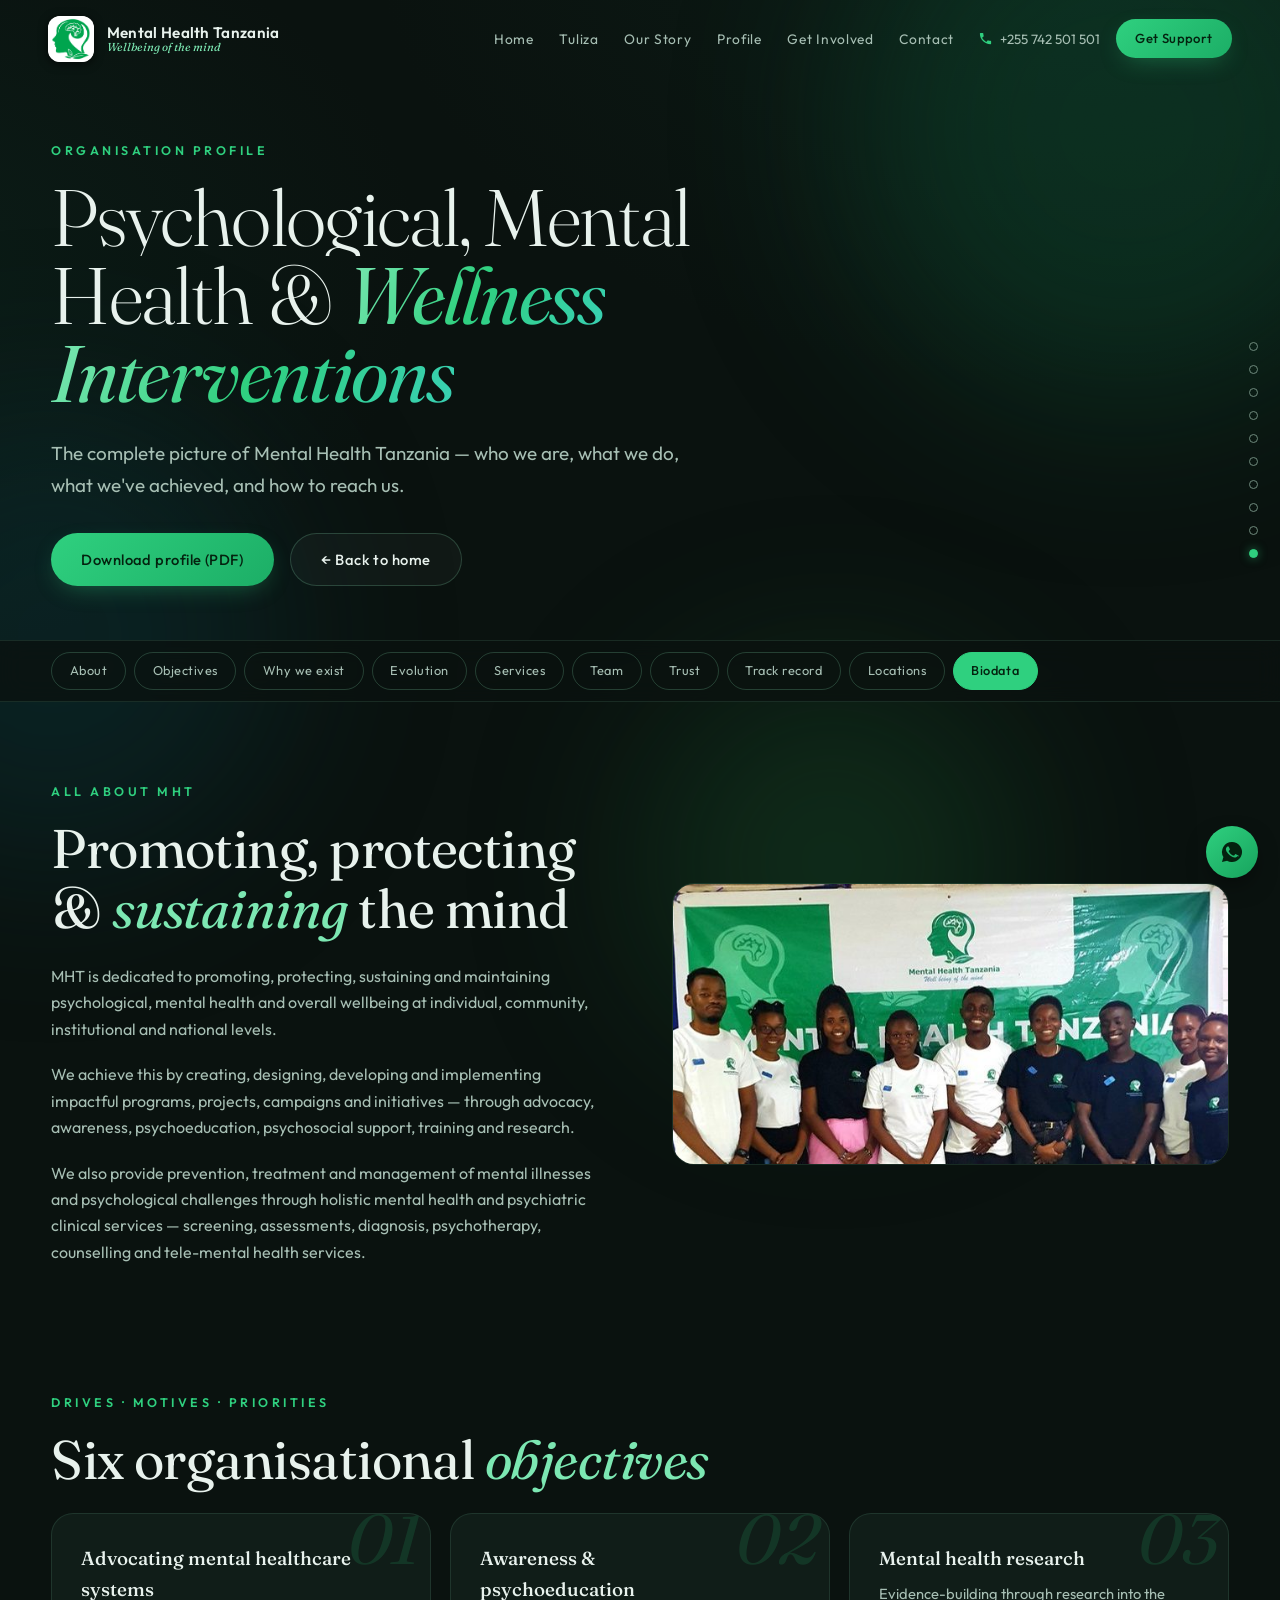
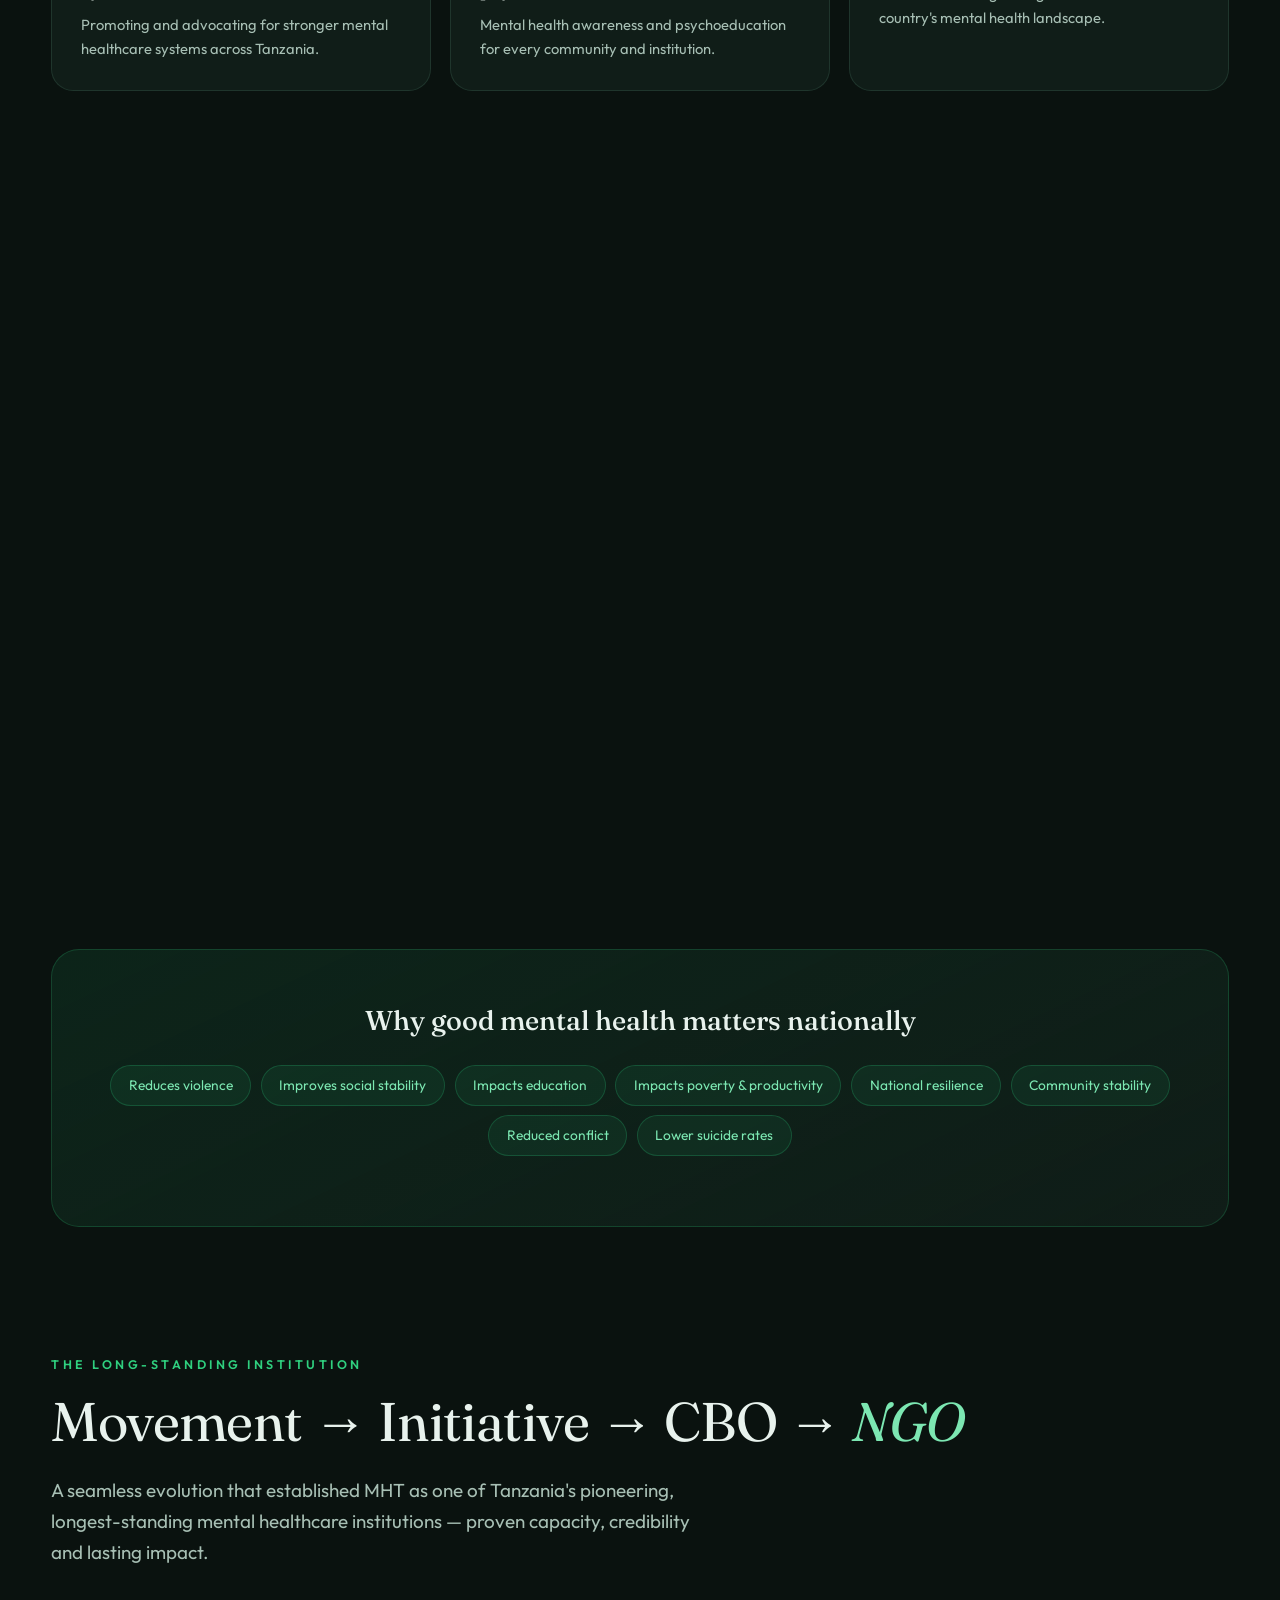
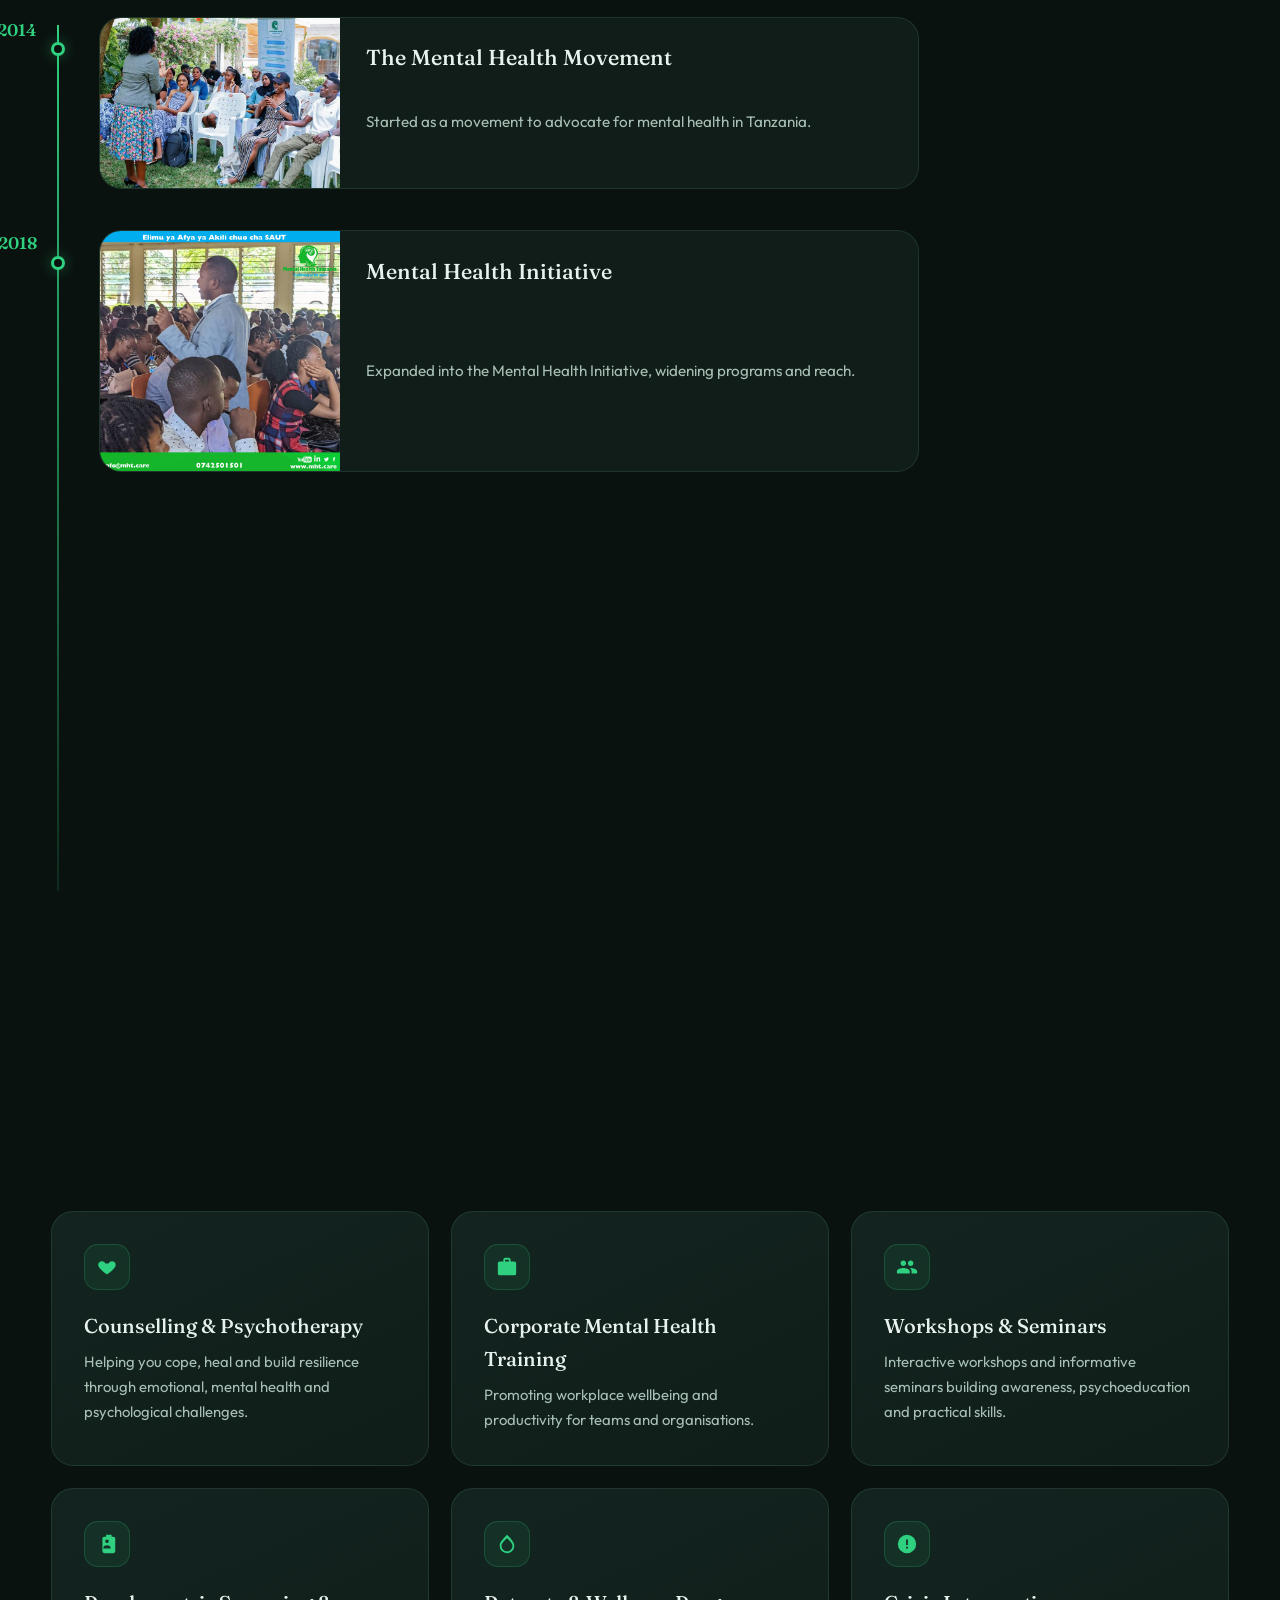
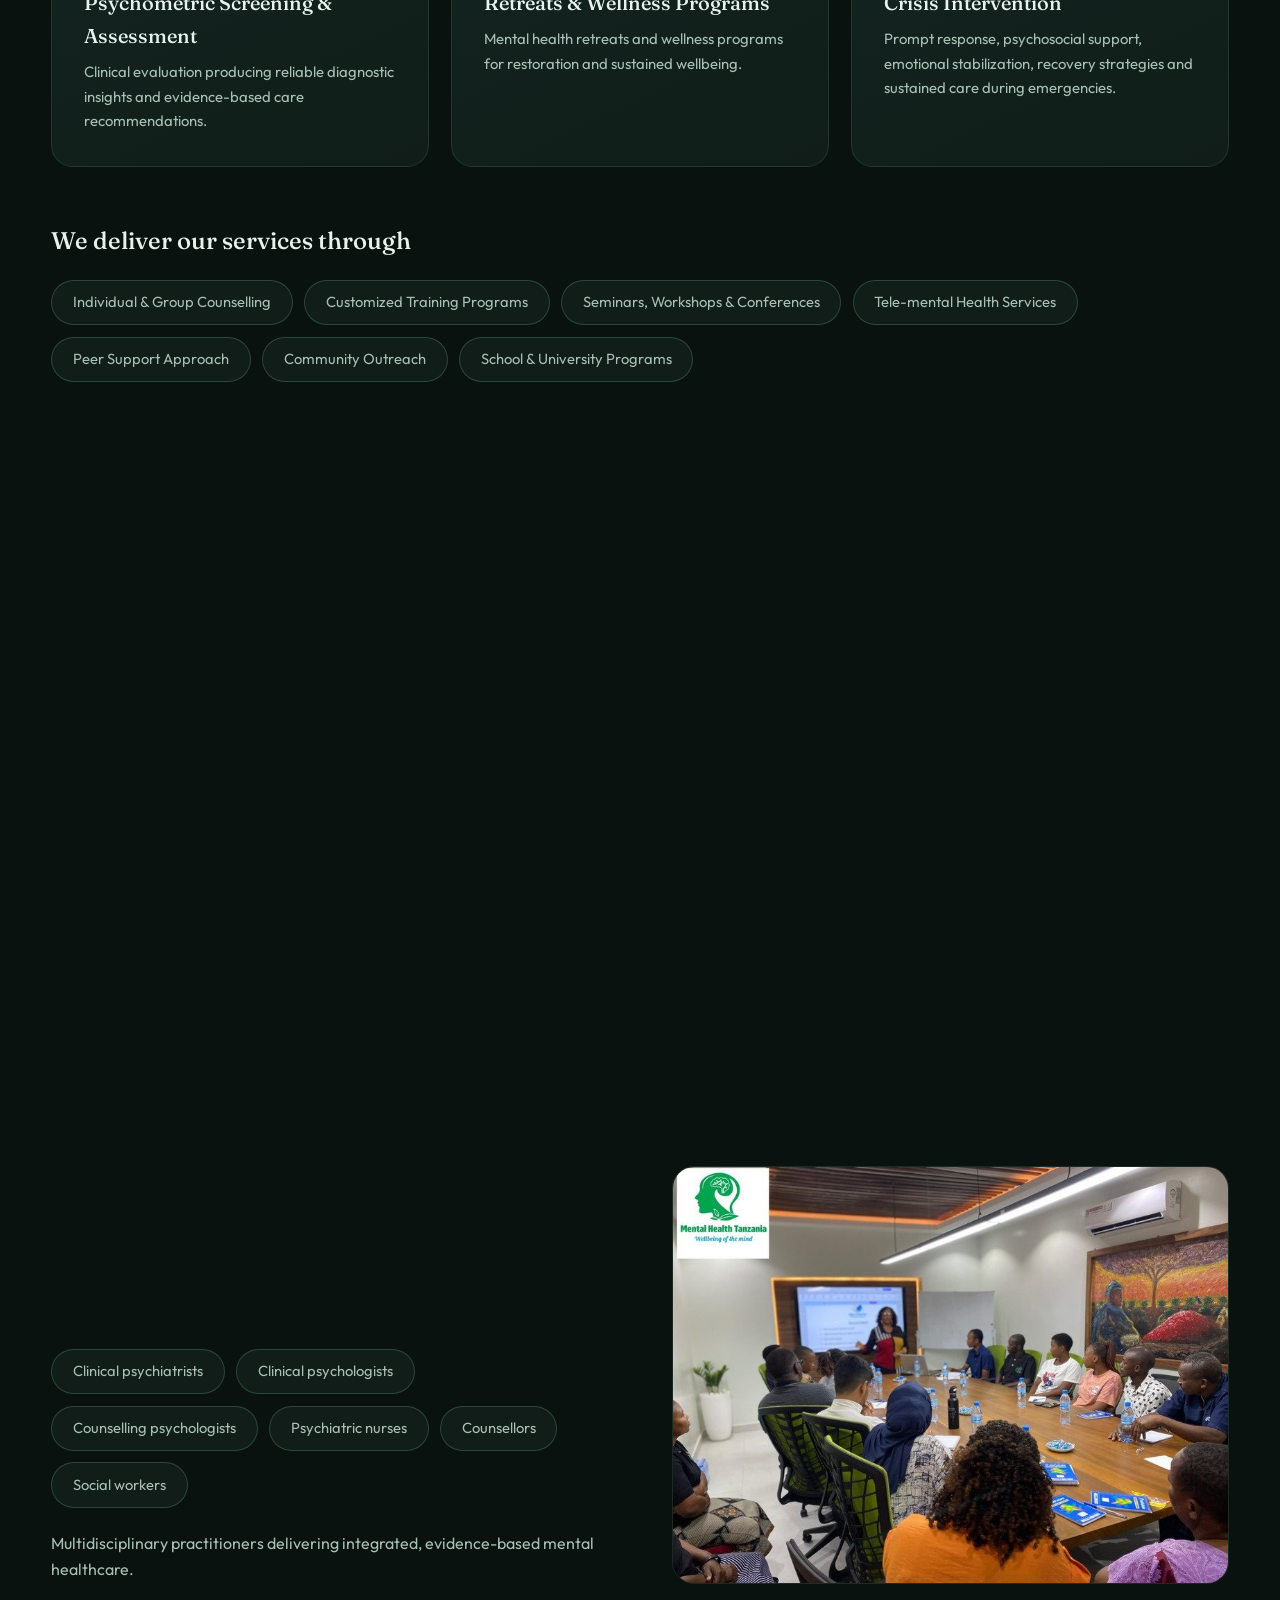
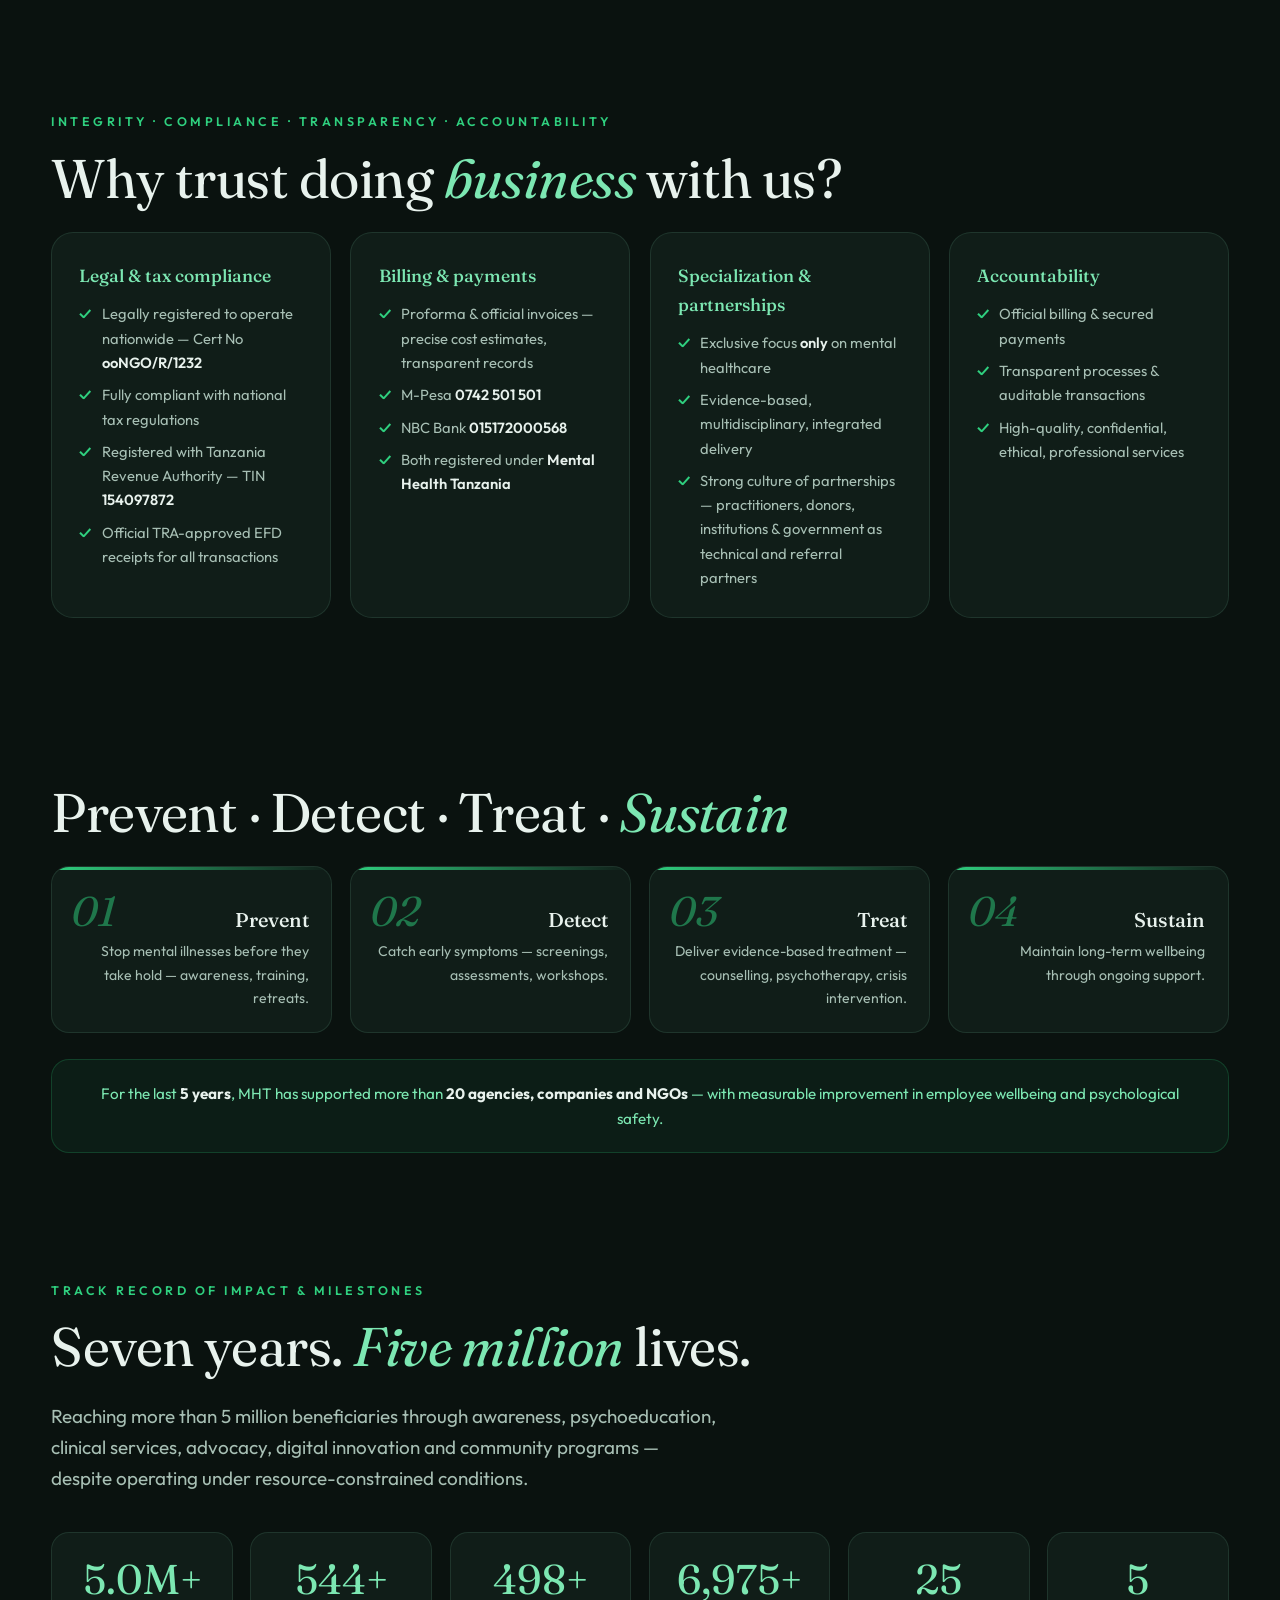
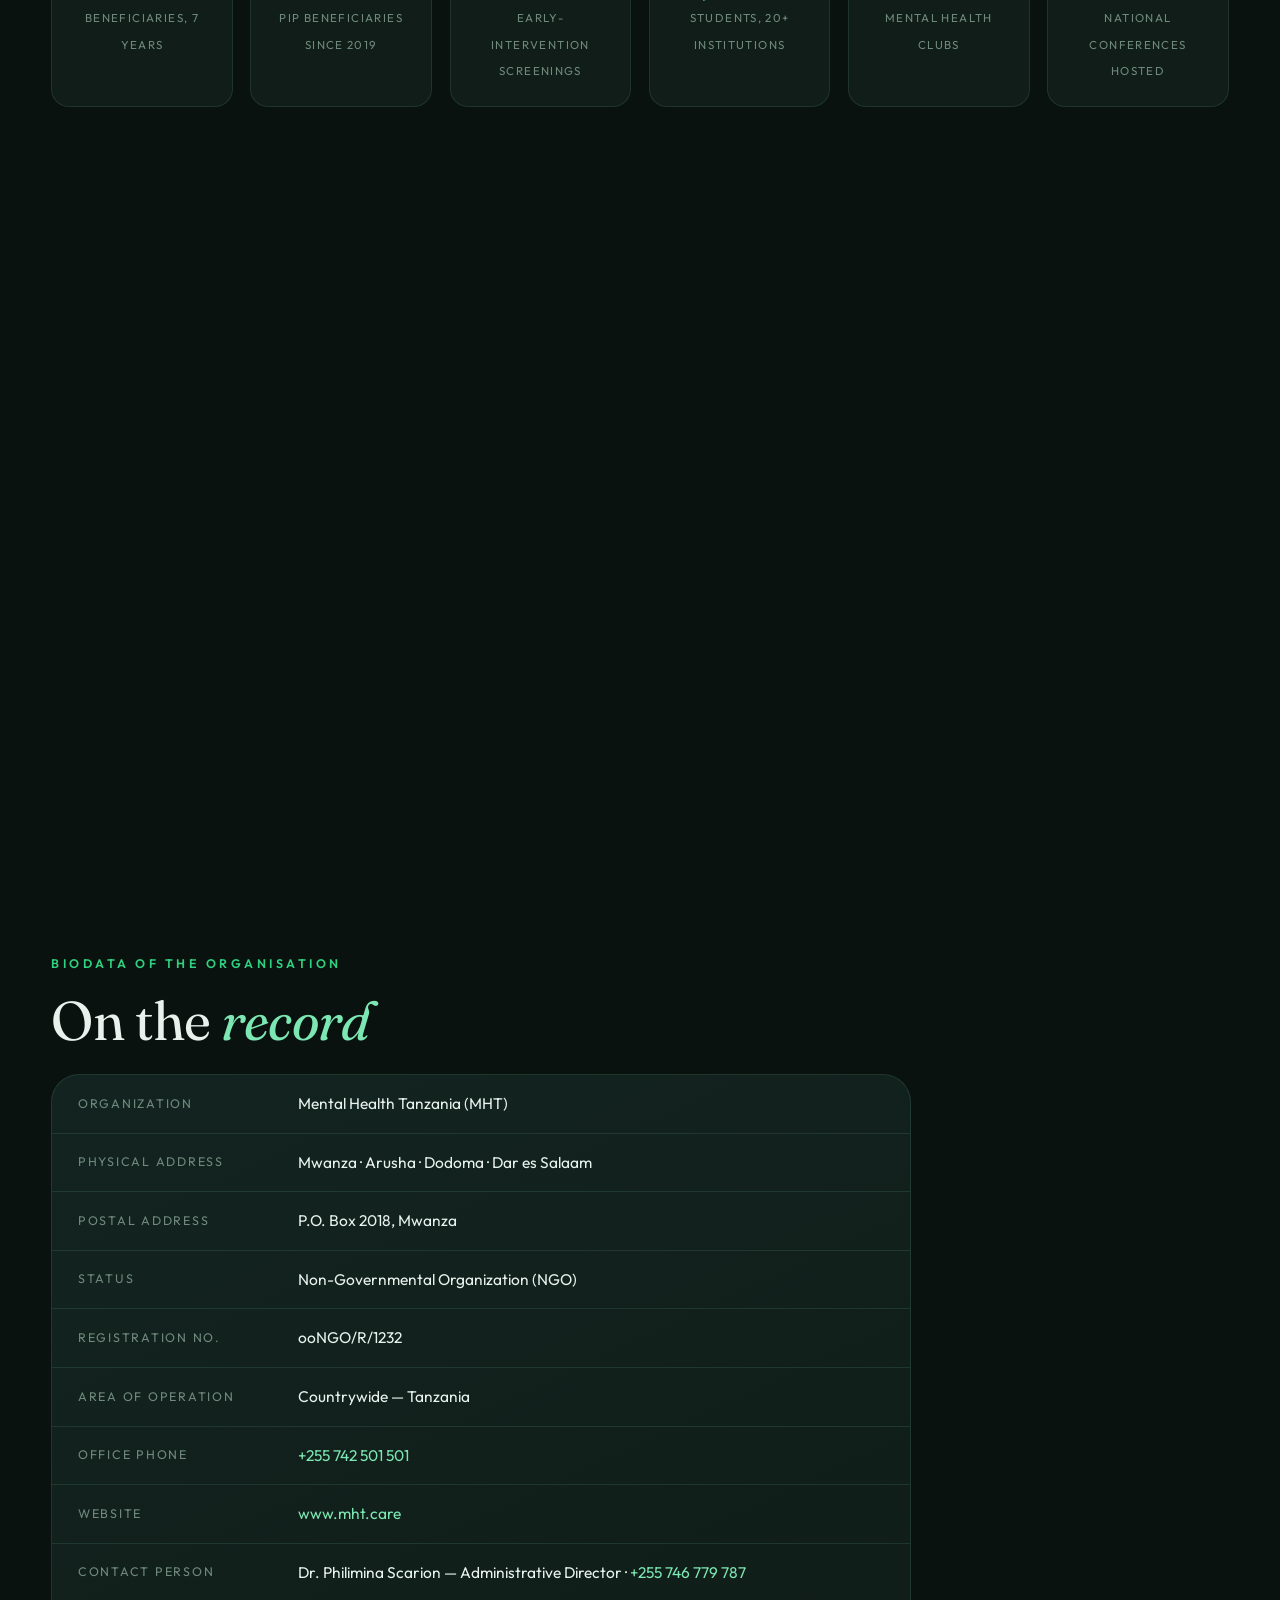
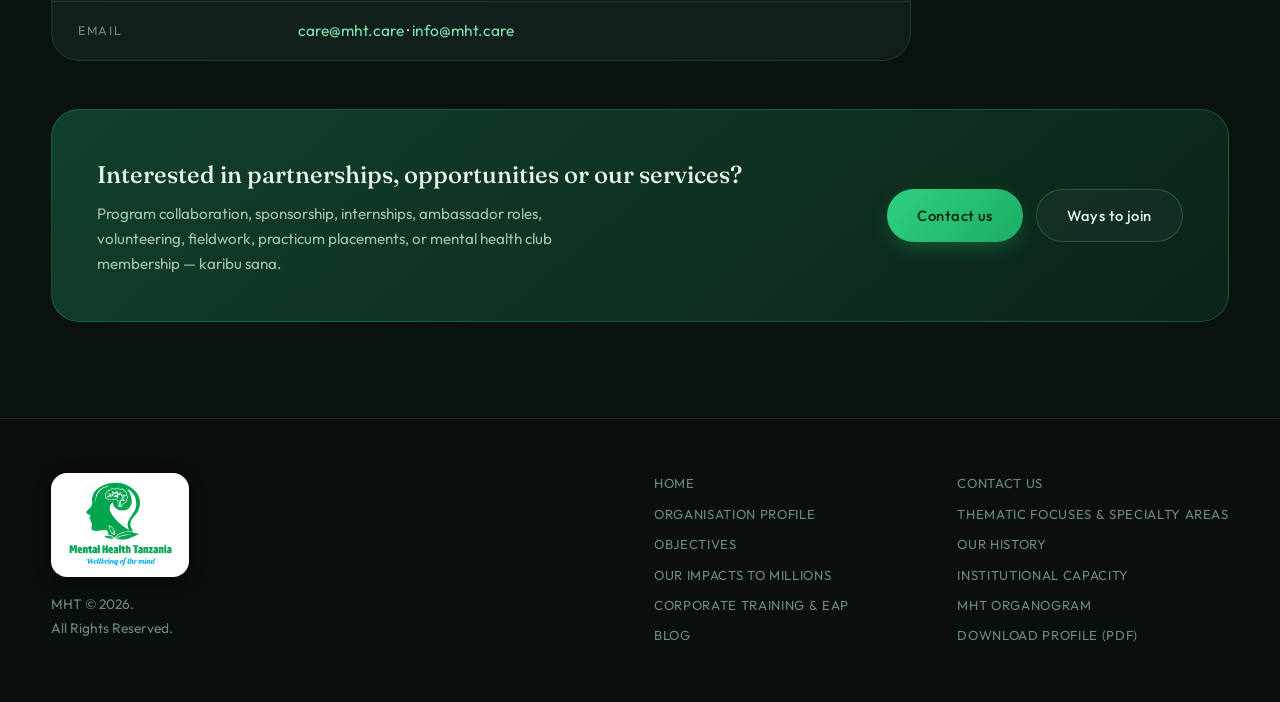
<file: profile.html>
<!DOCTYPE html>
<html lang="en">
<head>
<meta charset="UTF-8" />
<meta name="viewport" content="width=device-width, initial-scale=1.0" />
<title>Organisation Profile — Mental Health Tanzania</title>
<meta name="description" content="The official organisation profile of Mental Health Tanzania (MHT): our story, services, track record, registration and locations." />
<link rel="icon" type="image/png" href="assets/logo-dark.png" />
<link rel="preconnect" href="https://fonts.googleapis.com" />
<link rel="preconnect" href="https://fonts.gstatic.com" crossorigin />
<link href="https://fonts.googleapis.com/css2?family=Fraunces:ital,opsz,wght@0,9..144,300;0,9..144,400;0,9..144,500;0,9..144,600;1,9..144,400&family=Outfit:wght@300;400;500;600;700&display=swap" rel="stylesheet" />
<link rel="stylesheet" href="styles.css" />
</head>
<body>

<div class="ambient" aria-hidden="true">
  <div class="blob b1"></div>
  <div class="blob b2"></div>
  <div class="blob b3"></div>
  <div class="grain"></div>
</div>

<div class="progress-rail" aria-hidden="true"><span id="progressBar"></span></div>

<nav class="journey" aria-label="Section journey">
  <a href="#p-about" data-label="About"></a>
  <a href="#p-objectives" data-label="Objectives"></a>
  <a href="#p-why" data-label="Why we exist"></a>
  <a href="#p-evolution" data-label="Evolution"></a>
  <a href="#p-services" data-label="Services"></a>
  <a href="#p-team" data-label="Team"></a>
  <a href="#p-trust" data-label="Trust"></a>
  <a href="#p-record" data-label="Track record"></a>
  <a href="#p-locations" data-label="Locations"></a>
  <a href="#p-biodata" data-label="Biodata"></a>
</nav>

<header class="site-head scrolled" id="siteHead">
  <a class="brand" href="index.html" aria-label="Back to Mental Health Tanzania home">
    <img class="logo-badge" src="assets/logo-icon.png" alt="Mental Health Tanzania logo" />
    <span class="brand-txt">
      <strong>Mental Health Tanzania</strong>
      <em>Wellbeing of the mind</em>
    </span>
  </a>
  <nav class="main-nav" id="mainNav">
    <a href="index.html">Home</a>
    <a href="index.html#tuliza">Tuliza</a>
    <a href="index.html#story">Our Story</a>
    <a href="profile.html" class="active">Profile</a>
    <a href="index.html#join">Get Involved</a>
    <a href="index.html#contact">Contact</a>
  </nav>
  <div class="head-ctas">
    <a class="head-phone" href="tel:+255742501501">
      <svg viewBox="0 0 24 24"><path d="M6.6 10.8c1.4 2.8 3.8 5.1 6.6 6.6l2.2-2.2c.3-.3.7-.4 1-.2 1.1.4 2.3.6 3.6.6.6 0 1 .4 1 1V20c0 .6-.4 1-1 1C10.6 21 3 13.4 3 4c0-.6.4-1 1-1h3.5c.6 0 1 .4 1 1 0 1.2.2 2.4.6 3.6.1.3 0 .7-.2 1l-2.3 2.2z"/></svg>
      +255 742 501 501
    </a>
    <a class="btn btn-solid btn-sm" href="index.html#contact">Get Support</a>
    <button class="burger" id="burger" aria-label="Menu" aria-expanded="false"><span></span><span></span><span></span></button>
  </div>
</header>

<main>

<!-- ============ PAGE HERO ============ -->
<section class="page-hero">
  <div class="wrap">
    <p class="eyebrow reveal">Organisation Profile</p>
    <h1 class="hero-title">
      <span class="line"><span>Psychological, Mental</span></span>
      <span class="line"><span>Health &amp; <span class="accent">Wellness</span></span></span>
      <span class="line"><span class="accent">Interventions</span></span>
    </h1>
    <p class="lead reveal">The complete picture of Mental Health Tanzania — who we are, what we do,
      what we've achieved, and how to reach us.</p>
    <div class="dl-row reveal">
      <a class="btn btn-solid" href="assets/MHT-Organisation-Profile.pdf" download data-magnet>Download profile (PDF)</a>
      <a class="btn btn-ghost" href="index.html" data-magnet>← Back to home</a>
    </div>
  </div>
</section>

<div class="wrap">
  <nav class="page-tabs" aria-label="Profile sections">
    <a href="#p-about">About</a>
    <a href="#p-objectives">Objectives</a>
    <a href="#p-why">Why we exist</a>
    <a href="#p-evolution">Evolution</a>
    <a href="#p-services">Services</a>
    <a href="#p-team">Team</a>
    <a href="#p-trust">Trust</a>
    <a href="#p-record">Track record</a>
    <a href="#p-locations">Locations</a>
    <a href="#p-biodata">Biodata</a>
  </nav>
</div>

<!-- ============ ABOUT ============ -->
<section id="p-about" style="padding:5rem 0 4rem">
  <div class="wrap split">
    <div>
      <p class="eyebrow reveal">All about MHT</p>
      <h2 class="h-serif reveal">Promoting, protecting &amp; <em>sustaining</em> the mind</h2>
      <p class="reveal" style="color:var(--ink-dim);margin-bottom:1.2rem">
        MHT is dedicated to promoting, protecting, sustaining and maintaining psychological, mental health
        and overall wellbeing at individual, community, institutional and national levels.</p>
      <p class="reveal" style="color:var(--ink-dim);margin-bottom:1.2rem">
        We achieve this by creating, designing, developing and implementing impactful programs, projects,
        campaigns and initiatives — through advocacy, awareness, psychoeducation, psychosocial support,
        training and research.</p>
      <p class="reveal" style="color:var(--ink-dim)">
        We also provide prevention, treatment and management of mental illnesses and psychological
        challenges through holistic mental health and psychiatric clinical services — screening, assessments,
        diagnosis, psychotherapy, counselling and tele-mental health services.</p>
    </div>
    <figure class="reveal"><img src="assets/prof-staff.jpg" alt="MHT staff and volunteers group photo" loading="lazy" /></figure>
  </div>
</section>

<!-- ============ OBJECTIVES ============ -->
<section id="p-objectives" style="padding:4rem 0">
  <div class="wrap">
    <p class="eyebrow reveal">Drives · motives · priorities</p>
    <h2 class="h-serif reveal">Six organisational <em>objectives</em></h2>
    <div class="obj-grid">
      <div class="obj-card reveal" data-n="01"><h3>Advocating mental healthcare systems</h3><p>Promoting and advocating for stronger mental healthcare systems across Tanzania.</p></div>
      <div class="obj-card reveal" data-n="02"><h3>Awareness &amp; psychoeducation</h3><p>Mental health awareness and psychoeducation for every community and institution.</p></div>
      <div class="obj-card reveal" data-n="03"><h3>Mental health research</h3><p>Evidence-building through research into the country's mental health landscape.</p></div>
      <div class="obj-card reveal" data-n="04"><h3>Clinical &amp; psychiatric services</h3><p>Psychotherapy, counselling, psychological screening and assessments.</p></div>
      <div class="obj-card reveal" data-n="05"><h3>Community psychosocial support</h3><p>Community psychological and psychosocial support where people live and work.</p></div>
      <div class="obj-card reveal" data-n="06"><h3>Training, coaching &amp; mentorship</h3><p>Consultation, training, coaching and mentorship programs that build capacity.</p></div>
    </div>
  </div>
</section>

<!-- ============ WHY WE EXIST ============ -->
<section id="p-why" style="padding:4rem 0">
  <div class="wrap">
    <p class="eyebrow reveal">The need that led to MHT</p>
    <h2 class="h-serif reveal">A crisis that demanded <em>grassroots</em> action</h2>
    <div class="split" style="margin-bottom:2.5rem">
      <div>
        <p class="reveal" style="color:var(--ink-dim);margin-bottom:1.2rem">
          More people than ever are struggling with psychological challenges and mental illness — a serious
          mental health crisis in our society requiring urgent intervention from the grassroots level.
          Mental health struggles don't just hurt people — <strong style="color:var(--ink)">they weaken our
          workforce and our communities.</strong></p>
        <p class="reveal" style="color:var(--ink-dim)">
          MHT was established in response to this growing need — committed to promoting mental health,
          preventing psychological challenges, expanding access to quality care, and contributing to the
          transformation of Tanzania's mental healthcare systems.</p>
      </div>
      <figure class="reveal"><img src="assets/prof-outdoor-circle.jpg" alt="Outdoor community mental health session" loading="lazy" /></figure>
    </div>
    <div class="benefits reveal" style="margin-bottom:0">
      <h3>Why good mental health matters nationally</h3>
      <div class="benefit-chips">
        <span>Reduces violence</span><span>Improves social stability</span><span>Impacts education</span>
        <span>Impacts poverty &amp; productivity</span><span>National resilience</span>
        <span>Community stability</span><span>Reduced conflict</span><span>Lower suicide rates</span>
      </div>
    </div>
  </div>
</section>

<!-- ============ EVOLUTION ============ -->
<section id="p-evolution" style="padding:4rem 0">
  <div class="wrap">
    <p class="eyebrow reveal">The long-standing institution</p>
    <h2 class="h-serif reveal">Movement → Initiative → CBO → <em>NGO</em></h2>
    <p class="lead reveal">A seamless evolution that established MHT as one of Tanzania's pioneering,
      longest-standing mental healthcare institutions — proven capacity, credibility and lasting impact.</p>
    <div class="timeline">
      <div class="tl-item reveal"><div class="tl-dot"></div><span class="tl-year">2014</span>
        <div class="tl-card"><img src="assets/prof-community-talk.jpg" alt="Community talk in the movement days" loading="lazy" />
          <h3>The Mental Health Movement</h3><p>Started as a movement to advocate for mental health in Tanzania.</p></div>
      </div>
      <div class="tl-item reveal"><div class="tl-dot"></div><span class="tl-year">2018</span>
        <div class="tl-card"><img src="assets/prof-school.jpg" alt="School mental health session" loading="lazy" />
          <h3>Mental Health Initiative</h3><p>Expanded into the Mental Health Initiative, widening programs and reach.</p></div>
      </div>
      <div class="tl-item reveal"><div class="tl-dot"></div><span class="tl-year">2019</span>
        <div class="tl-card"><img src="assets/prof-team.jpg" alt="MHT team as a registered CBO" loading="lazy" />
          <h3>Community-Based Organization</h3><p>Registered as a local CBO — formalizing grassroots operations.</p></div>
      </div>
      <div class="tl-item reveal"><div class="tl-dot"></div><span class="tl-year">2020</span>
        <div class="tl-card"><img src="assets/prof-banner.jpg" alt="MHT banner — Afya ya Akili kwa Wote" loading="lazy" />
          <h3>National NGO</h3><p>Registered as a nationally operating NGO serving all of Tanzania — and beyond.</p></div>
      </div>
    </div>
  </div>
</section>

<!-- ============ SERVICES ============ -->
<section id="p-services" style="padding:4rem 0">
  <div class="wrap">
    <p class="eyebrow reveal">Our services</p>
    <h2 class="h-serif reveal">Six ways we <em>serve</em></h2>
    <div class="svc-grid">
      <div class="svc-card reveal"><div class="svc-icn"><svg viewBox="0 0 24 24"><path d="M12 21s-7.5-4.9-10-9.3C.4 8.6 2.3 5 5.7 5c2 0 3.5 1.1 4.3 2.7h4c.8-1.6 2.3-2.7 4.3-2.7 3.4 0 5.3 3.6 3.7 6.7C19.5 16.1 12 21 12 21z" transform="scale(.9) translate(1.3,1.3)"/></svg></div>
        <h3>Counselling &amp; Psychotherapy</h3><p>Helping you cope, heal and build resilience through emotional, mental health and psychological challenges.</p></div>
      <div class="svc-card reveal"><div class="svc-icn"><svg viewBox="0 0 24 24"><path d="M20 6h-4V4a2 2 0 0 0-2-2h-4a2 2 0 0 0-2 2v2H4a2 2 0 0 0-2 2v11a2 2 0 0 0 2 2h16a2 2 0 0 0 2-2V8a2 2 0 0 0-2-2zm-10-2h4v2h-4V4z"/></svg></div>
        <h3>Corporate Mental Health Training</h3><p>Promoting workplace wellbeing and productivity for teams and organisations.</p></div>
      <div class="svc-card reveal"><div class="svc-icn"><svg viewBox="0 0 24 24"><path d="M16 11c1.7 0 3-1.3 3-3s-1.3-3-3-3-3 1.3-3 3 1.3 3 3 3zm-8 0c1.7 0 3-1.3 3-3S9.7 5 8 5 5 6.3 5 8s1.3 3 3 3zm0 2c-2.3 0-7 1.2-7 3.5V19h14v-2.5c0-2.3-4.7-3.5-7-3.5zm8 0c-.3 0-.6 0-1 .1 1.2.8 2 1.9 2 3.4V19h6v-2.5c0-2.3-4.7-3.5-7-3.5z"/></svg></div>
        <h3>Workshops &amp; Seminars</h3><p>Interactive workshops and informative seminars building awareness, psychoeducation and practical skills.</p></div>
      <div class="svc-card reveal"><div class="svc-icn"><svg viewBox="0 0 24 24"><path d="M9 2v2H7a2 2 0 0 0-2 2v14a2 2 0 0 0 2 2h10a2 2 0 0 0 2-2V6a2 2 0 0 0-2-2h-2V2H9zm1 5a2 2 0 1 1 0 4 2 2 0 0 1 0-4zm-4 9c0-1.7 2.7-2.6 4-2.6s4 .9 4 2.6V17H6v-1z" transform="translate(2,0)"/></svg></div>
        <h3>Psychometric Screening &amp; Assessment</h3><p>Clinical evaluation producing reliable diagnostic insights and evidence-based care recommendations.</p></div>
      <div class="svc-card reveal"><div class="svc-icn"><svg viewBox="0 0 24 24"><path d="M12 2C7 7 4 10.6 4 14a8 8 0 0 0 16 0c0-3.4-3-7-8-12zm0 18a6 6 0 0 1-6-6c0-2.2 1.6-4.4 6-8.3 4.4 3.9 6 6.1 6 8.3a6 6 0 0 1-6 6z"/></svg></div>
        <h3>Retreats &amp; Wellness Programs</h3><p>Mental health retreats and wellness programs for restoration and sustained wellbeing.</p></div>
      <div class="svc-card reveal"><div class="svc-icn"><svg viewBox="0 0 24 24"><path d="M12 2a10 10 0 1 0 10 10A10 10 0 0 0 12 2zm1 15h-2v-2h2zm0-4h-2V7h2z"/></svg></div>
        <h3>Crisis Intervention</h3><p>Prompt response, psychosocial support, emotional stabilization, recovery strategies and sustained care during emergencies.</p></div>
    </div>

    <div style="margin-top:3.4rem">
      <h3 class="reveal" style="font-family:var(--font-serif);font-weight:500;font-size:1.5rem;margin-bottom:1.2rem">We deliver our services through</h3>
      <div class="chip-cloud reveal">
        <span>Individual &amp; Group Counselling</span><span>Customized Training Programs</span>
        <span>Seminars, Workshops &amp; Conferences</span><span>Tele-mental Health Services</span>
        <span>Peer Support Approach</span><span>Community Outreach</span><span>School &amp; University Programs</span>
      </div>
    </div>
  </div>
</section>

<!-- ============ WHO BENEFITS ============ -->
<section id="p-serve" style="padding:4rem 0">
  <div class="wrap">
    <p class="eyebrow reveal">Designed for everyone</p>
    <h2 class="h-serif reveal">Who our services <em>benefit</em></h2>
    <div class="serve-grid">
      <div class="serve-card reveal"><i>⌂</i><span>Family members</span></div>
      <div class="serve-card reveal"><i>✦</i><span>Students</span></div>
      <div class="serve-card reveal"><i>☺</i><span>Children &amp; adolescents</span></div>
      <div class="serve-card reveal"><i>◐</i><span>Adults &amp; older adults</span></div>
      <div class="serve-card reveal"><i>⚙</i><span>Employees at all levels</span></div>
      <div class="serve-card reveal"><i>✚</i><span>Professionals, all backgrounds</span></div>
    </div>
    <p class="serve-note reveal">We also work with NGOs, agencies, associations, companies, government bodies
      and other stakeholders — at home, workplaces, schools and community settings. Whether daily mental
      health motivation, facing psychological challenges, or everyday emotional wellbeing — MHT supports you.</p>
  </div>
</section>

<!-- ============ TEAM ============ -->
<section id="p-team" style="padding:4rem 0">
  <div class="wrap split">
    <div>
      <p class="eyebrow reveal">Qualified &amp; competent professionals</p>
      <h2 class="h-serif reveal">A <em>multidisciplinary</em> team</h2>
      <div class="chip-cloud reveal">
        <span>Clinical psychiatrists</span><span>Clinical psychologists</span>
        <span>Counselling psychologists</span><span>Psychiatric nurses</span>
        <span>Counsellors</span><span>Social workers</span>
      </div>
      <p class="reveal" style="color:var(--ink-dim);margin-top:1.4rem">
        Multidisciplinary practitioners delivering integrated, evidence-based mental healthcare.</p>
    </div>
    <figure class="reveal"><img src="assets/prof-seminar.jpg" alt="MHT professionals leading a seminar" loading="lazy" /></figure>
  </div>
</section>

<!-- ============ TRUST ============ -->
<section id="p-trust" style="padding:4rem 0">
  <div class="wrap">
    <p class="eyebrow reveal">Integrity · compliance · transparency · accountability</p>
    <h2 class="h-serif reveal">Why trust doing <em>business</em> with us?</h2>
    <div class="trust-grid">
      <div class="trust-card reveal">
        <h4>Legal &amp; tax compliance</h4>
        <ul>
          <li>Legally registered to operate nationwide — Cert No <b>ooNGO/R/1232</b></li>
          <li>Fully compliant with national tax regulations</li>
          <li>Registered with Tanzania Revenue Authority — TIN <b>154097872</b></li>
          <li>Official TRA-approved EFD receipts for all transactions</li>
        </ul>
      </div>
      <div class="trust-card reveal">
        <h4>Billing &amp; payments</h4>
        <ul>
          <li>Proforma &amp; official invoices — precise cost estimates, transparent records</li>
          <li>M-Pesa <b>0742 501 501</b></li>
          <li>NBC Bank <b>015172000568</b></li>
          <li>Both registered under <b>Mental Health Tanzania</b></li>
        </ul>
      </div>
      <div class="trust-card reveal">
        <h4>Specialization &amp; partnerships</h4>
        <ul>
          <li>Exclusive focus <b>only</b> on mental healthcare</li>
          <li>Evidence-based, multidisciplinary, integrated delivery</li>
          <li>Strong culture of partnerships — practitioners, donors, institutions &amp; government as technical and referral partners</li>
        </ul>
      </div>
      <div class="trust-card reveal">
        <h4>Accountability</h4>
        <ul>
          <li>Official billing &amp; secured payments</li>
          <li>Transparent processes &amp; auditable transactions</li>
          <li>High-quality, confidential, ethical, professional services</li>
        </ul>
      </div>
    </div>
  </div>
</section>

<!-- ============ PREVENT DETECT TREAT SUSTAIN ============ -->
<section id="p-focus" style="padding:4rem 0">
  <div class="wrap">
    <p class="eyebrow reveal">Our approach</p>
    <h2 class="h-serif reveal">Prevent · Detect · Treat · <em>Sustain</em></h2>
    <div class="pdts">
      <div class="reveal"><h4>Prevent</h4><p>Stop mental illnesses before they take hold — awareness, training, retreats.</p></div>
      <div class="reveal"><h4>Detect</h4><p>Catch early symptoms — screenings, assessments, workshops.</p></div>
      <div class="reveal"><h4>Treat</h4><p>Deliver evidence-based treatment — counselling, psychotherapy, crisis intervention.</p></div>
      <div class="reveal"><h4>Sustain</h4><p>Maintain long-term wellbeing through ongoing support.</p></div>
    </div>
    <p class="serve-note reveal" style="margin-top:1.6rem">For the last <strong>5 years</strong>, MHT has supported
      more than <strong>20 agencies, companies and NGOs</strong> — with measurable improvement in employee
      wellbeing and psychological safety.</p>
  </div>
</section>

<!-- ============ TRACK RECORD ============ -->
<section id="p-record" style="padding:4rem 0">
  <div class="wrap">
    <p class="eyebrow reveal">Track record of impact &amp; milestones</p>
    <h2 class="h-serif reveal">Seven years. <em>Five million</em> lives.</h2>
    <p class="lead reveal">Reaching more than 5 million beneficiaries through awareness, psychoeducation,
      clinical services, advocacy, digital innovation and community programs — despite operating under
      resource-constrained conditions.</p>
    <div class="record-grid">
      <div class="record reveal"><span class="stat-n" data-count="5000000" data-compact="1">0</span><span class="stat-l">Beneficiaries, 7 years</span></div>
      <div class="record reveal"><span class="stat-n" data-count="545" data-suffix="+">0</span><span class="stat-l">PIP beneficiaries since 2019</span></div>
      <div class="record reveal"><span class="stat-n" data-count="500" data-suffix="+">0</span><span class="stat-l">Early-intervention screenings</span></div>
      <div class="record reveal"><span class="stat-n" data-count="7000" data-suffix="+">0</span><span class="stat-l">Students, 20+ institutions</span></div>
      <div class="record reveal"><span class="stat-n" data-count="25">0</span><span class="stat-l">Mental health clubs</span></div>
      <div class="record reveal"><span class="stat-n" data-count="5">0</span><span class="stat-l">National conferences hosted</span></div>
      <div class="record reveal"><span class="stat-n" data-count="20" data-suffix="+">0</span><span class="stat-l">Corporate programs</span></div>
      <div class="record reveal"><span class="stat-n" data-count="50" data-suffix="+">0</span><span class="stat-l">Seminars &amp; workshops</span></div>
      <div class="record reveal"><span class="stat-n" data-count="50" data-suffix="+">0</span><span class="stat-l">Strategic partners</span></div>
      <div class="record reveal"><span class="stat-n" data-count="30" data-suffix="+">0</span><span class="stat-l">Media collaborations</span></div>
      <div class="record reveal"><span class="stat-n" data-count="30" data-suffix="+">0</span><span class="stat-l">Mental health professionals</span></div>
      <div class="record reveal"><span class="stat-n" data-count="90" data-suffix="+">0</span><span class="stat-l">Volunteers engaged</span></div>
    </div>
  </div>
</section>

<!-- ============ LOCATIONS ============ -->
<section id="p-locations" style="padding:4rem 0">
  <div class="wrap">
    <p class="eyebrow reveal">Where to get our services</p>
    <h2 class="h-serif reveal">Across the <em>country</em></h2>
    <div class="loc-grid">
      <div class="loc-card reveal"><span class="pin"><svg viewBox="0 0 24 24"><path d="M12 2a7 7 0 0 0-7 7c0 5.2 7 13 7 13s7-7.8 7-13a7 7 0 0 0-7-7zm0 9.5A2.5 2.5 0 1 1 12 6.5a2.5 2.5 0 0 1 0 5z"/></svg></span><h4>Dar es Salaam</h4><p>Physical office</p></div>
      <div class="loc-card reveal"><span class="pin"><svg viewBox="0 0 24 24"><path d="M12 2a7 7 0 0 0-7 7c0 5.2 7 13 7 13s7-7.8 7-13a7 7 0 0 0-7-7zm0 9.5A2.5 2.5 0 1 1 12 6.5a2.5 2.5 0 0 1 0 5z"/></svg></span><h4>Arusha</h4><p>Physical office</p></div>
      <div class="loc-card reveal"><span class="pin"><svg viewBox="0 0 24 24"><path d="M12 2a7 7 0 0 0-7 7c0 5.2 7 13 7 13s7-7.8 7-13a7 7 0 0 0-7-7zm0 9.5A2.5 2.5 0 1 1 12 6.5a2.5 2.5 0 0 1 0 5z"/></svg></span><h4>Mwanza</h4><p>Physical office · P.O. Box 2018</p></div>
      <div class="loc-card reveal"><span class="pin"><svg viewBox="0 0 24 24"><path d="M12 2a7 7 0 0 0-7 7c0 5.2 7 13 7 13s7-7.8 7-13a7 7 0 0 0-7-7zm0 9.5A2.5 2.5 0 1 1 12 6.5a2.5 2.5 0 0 1 0 5z"/></svg></span><h4>Dodoma</h4><p>Physical presence</p></div>
      <div class="loc-card tele reveal"><h4>+ Everywhere else</h4><p>Quality mental healthcare anywhere nationwide — online sessions, in-person support &amp; home visits by certified professionals.</p></div>
    </div>
  </div>
</section>

<!-- ============ BIODATA ============ -->
<section id="p-biodata" style="padding:4rem 0 6rem">
  <div class="wrap">
    <p class="eyebrow reveal">Biodata of the organisation</p>
    <h2 class="h-serif reveal">On the <em>record</em></h2>
    <dl class="bio reveal">
      <div class="bio-row"><dt>Organization</dt><dd>Mental Health Tanzania (MHT)</dd></div>
      <div class="bio-row"><dt>Physical address</dt><dd>Mwanza · Arusha · Dodoma · Dar es Salaam</dd></div>
      <div class="bio-row"><dt>Postal address</dt><dd>P.O. Box 2018, Mwanza</dd></div>
      <div class="bio-row"><dt>Status</dt><dd>Non-Governmental Organization (NGO)</dd></div>
      <div class="bio-row"><dt>Registration no.</dt><dd>ooNGO/R/1232</dd></div>
      <div class="bio-row"><dt>Area of operation</dt><dd>Countrywide — Tanzania</dd></div>
      <div class="bio-row"><dt>Office phone</dt><dd><a href="tel:+255742501501">+255 742 501 501</a></dd></div>
      <div class="bio-row"><dt>Website</dt><dd><a href="https://mht.care" target="_blank" rel="noopener">www.mht.care</a></dd></div>
      <div class="bio-row"><dt>Contact person</dt><dd>Dr. Philimina Scarion — Administrative Director · <a href="tel:+255746779787">+255 746 779 787</a></dd></div>
      <div class="bio-row"><dt>Email</dt><dd><a href="mailto:care@mht.care">care@mht.care</a> · <a href="mailto:info@mht.care">info@mht.care</a></dd></div>
    </dl>

    <div class="profile-cta reveal" style="margin-top:3rem">
      <div>
        <h3>Interested in partnerships, opportunities or our services?</h3>
        <p>Program collaboration, sponsorship, internships, ambassador roles, volunteering, fieldwork,
          practicum placements, or mental health club membership — karibu sana.</p>
      </div>
      <div class="profile-cta-btns">
        <a class="btn btn-solid" href="index.html#contact" data-magnet>Contact us</a>
        <a class="btn btn-ghost" href="index.html#join" data-magnet>Ways to join</a>
      </div>
    </div>
  </div>
</section>

<!-- ============ FOOTER ============ -->
<footer class="site-foot">
  <div class="wrap foot-grid">
    <div class="foot-brand">
      <img class="foot-logo" src="assets/logo-light.png" alt="Mental Health Tanzania — Wellbeing of the mind" />
      <p>MHT © 2026.<br>All Rights Reserved.</p>
    </div>
    <nav class="foot-links" aria-label="Footer">
      <a href="index.html">Home</a><a href="index.html#contact">Contact Us</a><a href="profile.html">Organisation Profile</a>
      <a href="index.html#about">Thematic Focuses &amp; Specialty Areas</a><a href="index.html#vmo">Objectives</a>
      <a href="index.html#story">Our History</a><a href="index.html#impact">Our Impacts to Millions</a>
      <a href="index.html#join">Institutional Capacity</a><a href="index.html#workplace">Corporate Training &amp; EAP</a>
      <a href="https://mht.care" target="_blank" rel="noopener">MHT Organogram</a>
      <a href="https://mht.care" target="_blank" rel="noopener">Blog</a>
      <a href="assets/MHT-Organisation-Profile.pdf" download>Download Profile (PDF)</a>
    </nav>
  </div>
</footer>

</main>

<a class="fab fab-wa" href="https://wa.me/255742501501" target="_blank" rel="noopener" aria-label="WhatsApp us">
  <svg viewBox="0 0 24 24"><path d="M12 2a10 10 0 0 0-8.6 15.1L2 22l5.1-1.3A10 10 0 1 0 12 2zm5.5 14.1c-.2.7-1.3 1.3-1.9 1.3-.5.1-1.1.1-1.8-.1-.4-.1-1-.3-1.7-.6-2.9-1.3-4.8-4.2-5-4.4-.1-.2-1.2-1.6-1.2-3s.8-2.1 1-2.4c.3-.3.6-.4.8-.4h.6c.2 0 .4 0 .6.5l.9 2.1c.1.2.1.4 0 .6l-.4.6-.5.5c-.2.2-.3.4-.1.7.2.3.9 1.5 1.9 2.4 1.3 1.2 2.4 1.5 2.8 1.7.3.2.5.1.7-.1l1-1.2c.2-.3.4-.2.7-.1l2.1 1c.3.2.5.2.6.4 0 .1 0 .6-.2 1.2z"/></svg>
</a>
<button class="fab fab-top" id="toTop" aria-label="Back to top">
  <svg viewBox="0 0 24 24"><path d="M12 4l-8 8 1.4 1.4L11 7.8V20h2V7.8l5.6 5.6L20 12z"/></svg>
</button>

<div class="cursor" id="cursor" aria-hidden="true"><span></span></div>

<script src="app.js"></script>
</body>
</html>
</file>
<file: styles.css>
/* ============================================================
   Mental Health Tanzania — interactive remake
   Palette: deep forest night + MHT emerald
   ============================================================ */
:root{
  --bg:#0a120f;
  --bg2:#0d1714;
  --panel:#101d18;
  --panel2:#132420;
  --line:rgba(120,200,160,.14);
  --line2:rgba(120,200,160,.25);
  --ink:#e8f2ed;
  --ink-dim:#a7bfb4;
  --ink-mute:#6f8a7d;
  --green:#2fd07f;
  --green-soft:#7ce7b2;
  --green-deep:#0f8a4c;
  --teal:#39d0b4;
  --amber:#f2c94c;
  --danger:#ff7a7a;
  --radius:22px;
  --font-ui:'Outfit',system-ui,-apple-system,'Segoe UI',sans-serif;
  --font-serif:'Fraunces',Georgia,'Times New Roman',serif;
  --head-h:78px;
}
*{margin:0;padding:0;box-sizing:border-box}
html{scroll-behavior:smooth}
body{
  font-family:var(--font-ui);
  background:var(--bg);
  color:var(--ink);
  line-height:1.65;
  overflow-x:hidden;
  -webkit-font-smoothing:antialiased;
}
img{max-width:100%;display:block}
a{color:inherit;text-decoration:none}
button{font:inherit;color:inherit;background:none;border:0;cursor:pointer}
::selection{background:var(--green);color:#062b17}
.wrap{width:min(1180px,92vw);margin-inline:auto}
.hidden{display:none!important}

/* ---------- ambient background ---------- */
.ambient{position:fixed;inset:0;z-index:-1;background:
  radial-gradient(1200px 800px at 85% -10%, #10302455 0%, transparent 60%),
  radial-gradient(1000px 700px at -10% 30%, #0d3a2e44 0%, transparent 55%),
  var(--bg);}
.blob{position:absolute;border-radius:50%;filter:blur(90px);opacity:.35;will-change:transform}
.b1{width:44vw;height:44vw;background:#0f5c3a;top:-12vw;right:-10vw;animation:drift 26s ease-in-out infinite alternate}
.b2{width:36vw;height:36vw;background:#0c3f46;top:45%;left:-14vw;animation:drift 32s ease-in-out infinite alternate-reverse}
.b3{width:30vw;height:30vw;background:#1a5a2e;bottom:-12vw;right:20vw;animation:drift 38s ease-in-out infinite alternate}
@keyframes drift{to{transform:translate(6vw,4vh) scale(1.12)}}
.grain{position:absolute;inset:0;opacity:.5;mix-blend-mode:overlay;pointer-events:none;
  background-image:url("data:image/svg+xml,%3Csvg xmlns='http://www.w3.org/2000/svg' width='140' height='140'%3E%3Cfilter id='n'%3E%3CfeTurbulence type='fractalNoise' baseFrequency='.9' numOctaves='2'/%3E%3CfeColorMatrix values='0 0 0 0 0 0 0 0 0 0 0 0 0 0 0 0 0 0 .05 0'/%3E%3C/filter%3E%3Crect width='140' height='140' filter='url(%23n)'/%3E%3C/svg%3E");}

/* ---------- progress rail ---------- */
.progress-rail{position:fixed;top:0;left:0;right:0;height:3px;z-index:200;background:transparent}
.progress-rail span{display:block;height:100%;width:0;
  background:linear-gradient(90deg,var(--green-deep),var(--green),var(--teal));
  box-shadow:0 0 12px #2fd07f88}

/* ---------- journey dots ---------- */
.journey{position:fixed;right:22px;top:50%;transform:translateY(-50%);z-index:150;
  display:flex;flex-direction:column;gap:14px}
.journey a{position:relative;width:9px;height:9px;border-radius:50%;
  background:transparent;border:1.5px solid var(--ink-mute);transition:.3s}
.journey a:hover,.journey a.active{background:var(--green);border-color:var(--green);
  box-shadow:0 0 10px #2fd07f88}
.journey a::after{content:attr(data-label);position:absolute;right:20px;top:50%;
  transform:translateY(-50%) translateX(6px);white-space:nowrap;font-size:.72rem;
  letter-spacing:.06em;color:var(--ink-dim);background:#0d1714ee;border:1px solid var(--line);
  padding:.25rem .6rem;border-radius:8px;opacity:0;pointer-events:none;transition:.25s}
.journey a:hover::after{opacity:1;transform:translateY(-50%) translateX(0)}
@media(max-width:1100px){.journey{display:none}}

/* ---------- header ---------- */
.site-head{position:fixed;top:0;left:0;right:0;z-index:180;height:var(--head-h);
  display:flex;align-items:center;gap:1.5rem;padding:0 clamp(1rem,4vw,3rem);
  transition:background .4s,box-shadow .4s,height .3s}
.site-head.scrolled{background:#0a120fe8;backdrop-filter:blur(14px);
  box-shadow:0 1px 0 var(--line),0 12px 40px #0008;height:64px}
.brand{display:flex;align-items:center;gap:.8rem;flex:0 0 auto}
.brand img{height:46px;width:auto;border-radius:12px;background:#fff;
  box-shadow:0 2px 10px #000a,inset 0 0 0 1px #ffffff;transition:.3s}
.site-head.scrolled .brand img{height:38px;border-radius:9px}
.brand-txt{display:flex;flex-direction:column;line-height:1.15}
.brand-txt strong{font-weight:600;font-size:.95rem;letter-spacing:.02em}
.brand-txt em{font-family:var(--font-serif);font-style:italic;font-size:.72rem;color:var(--green-soft)}
.main-nav{display:flex;gap:1.6rem;margin-left:auto}
.main-nav a{font-size:.86rem;letter-spacing:.05em;color:var(--ink-dim);position:relative;padding:.3rem 0;transition:color .25s}
.main-nav a::after{content:"";position:absolute;left:0;bottom:0;width:0;height:2px;
  background:var(--green);border-radius:2px;transition:width .3s}
.main-nav a:hover,.main-nav a.active{color:var(--ink)}
.main-nav a:hover::after,.main-nav a.active::after{width:100%}
.head-ctas{display:flex;align-items:center;gap:1rem}
.head-phone{display:flex;align-items:center;gap:.45rem;font-size:.84rem;color:var(--ink-dim);
  transition:color .25s;white-space:nowrap}
.head-phone svg{width:15px;height:15px;fill:var(--green)}
.head-phone:hover{color:var(--ink)}
.burger{display:none;flex-direction:column;gap:5px;padding:.5rem}
.burger span{width:22px;height:2px;background:var(--ink);border-radius:2px;transition:.3s}
.burger[aria-expanded="true"] span:nth-child(1){transform:translateY(7px) rotate(45deg)}
.burger[aria-expanded="true"] span:nth-child(2){opacity:0}
.burger[aria-expanded="true"] span:nth-child(3){transform:translateY(-7px) rotate(-45deg)}
@media(max-width:960px){
  .main-nav{position:fixed;inset:var(--head-h) 0 auto 0;flex-direction:column;gap:0;
    background:#0a120ff5;backdrop-filter:blur(16px);padding:1rem 4vw 1.6rem;
    transform:translateY(-130%);transition:transform .4s ease;border-bottom:1px solid var(--line)}
  .main-nav.open{transform:translateY(0)}
  .main-nav a{padding:.9rem 0;border-bottom:1px solid var(--line);font-size:1rem}
  .head-phone{display:none}
  .burger{display:flex}
}
@media(max-width:520px){.brand-txt{display:none}}

/* ---------- buttons ---------- */
.btn{display:inline-flex;align-items:center;justify-content:center;gap:.5rem;
  padding:.85rem 1.9rem;border-radius:999px;font-weight:500;font-size:.92rem;
  letter-spacing:.03em;transition:transform .25s,box-shadow .25s,background .25s,color .25s;
  will-change:transform;position:relative}
.btn-solid{background:linear-gradient(135deg,var(--green),#1cae66);color:#04220f;
  box-shadow:0 8px 24px -8px #2fd07f66}
.btn-solid:hover{transform:translateY(-2px);box-shadow:0 14px 34px -8px #2fd07f88}
.btn-ghost{border:1px solid var(--line2);color:var(--ink);background:#ffffff08}
.btn-ghost:hover{background:#ffffff12;border-color:var(--green);transform:translateY(-2px)}
.btn-sm{padding:.55rem 1.2rem;font-size:.82rem}

/* ---------- type ---------- */
.eyebrow{font-size:.78rem;letter-spacing:.28em;text-transform:uppercase;
  color:var(--green);font-weight:600;margin-bottom:1rem}
.h-serif{font-family:var(--font-serif);font-weight:400;font-size:clamp(2rem,4.6vw,3.4rem);
  line-height:1.12;letter-spacing:-.01em;margin-bottom:1.4rem}
.h-serif em{font-style:italic;color:var(--green-soft)}
.lead{font-size:clamp(1rem,1.6vw,1.18rem);color:var(--ink-dim);max-width:56ch;margin-bottom:2.4rem}
.lead strong,p strong{color:var(--ink)}

/* ---------- reveal ---------- */
.reveal{opacity:0;transform:translateY(34px);transition:opacity .8s cubic-bezier(.2,.7,.2,1),transform .8s cubic-bezier(.2,.7,.2,1)}
.reveal.in{opacity:1;transform:none}

/* ---------- hero ---------- */
.hero{position:relative;min-height:100svh;display:flex;align-items:center;overflow:hidden}
#neuro{position:absolute;inset:0;width:100%;height:100%}
.hero-inner{position:relative;z-index:2;padding:calc(var(--head-h) + 4vh) clamp(1rem,7vw,7rem) 10vh;max-width:900px}
.hero-title{font-family:var(--font-serif);font-weight:300;font-size:clamp(3rem,9.5vw,7.6rem);
  line-height:.98;letter-spacing:-.02em;margin:.4rem 0 1.6rem}
.hero-title .line{display:block;overflow:hidden}
.hero-title .line span{display:inline-block;transform:translateY(110%);
  animation:rise 1s cubic-bezier(.2,.8,.2,1) forwards}
.hero-title .line:nth-child(2) span{animation-delay:.12s}
@keyframes rise{to{transform:none}}
.hero-title .accent{font-style:italic;font-weight:400;
  background:linear-gradient(120deg,var(--green-soft),var(--green),var(--teal));
  -webkit-background-clip:text;background-clip:text;color:transparent}
.hero-sub{max-width:52ch;color:var(--ink-dim);font-size:clamp(1rem,1.5vw,1.15rem);margin-bottom:2.2rem}
.hero-ctas{display:flex;gap:1rem;flex-wrap:wrap;margin-bottom:2.6rem}
.mood-prompt{display:inline-flex;align-items:center;gap:.6rem;font-size:.88rem;
  color:var(--ink-dim);border:1px solid var(--line);border-radius:999px;
  padding:.6rem 1.2rem;background:#ffffff06;transition:.3s}
.mood-prompt:hover{border-color:var(--green);color:var(--ink);transform:translateY(-2px)}
.pulse-dot{width:8px;height:8px;border-radius:50%;background:var(--green);position:relative}
.pulse-dot::after{content:"";position:absolute;inset:-5px;border-radius:50%;
  border:1px solid var(--green);animation:pulse 2s infinite}
@keyframes pulse{0%{transform:scale(.5);opacity:1}100%{transform:scale(1.4);opacity:0}}
.hero-scroll{position:absolute;bottom:2rem;left:50%;transform:translateX(-50%);z-index:2;
  font-size:.7rem;letter-spacing:.3em;text-transform:uppercase;color:var(--ink-mute);
  display:flex;flex-direction:column;align-items:center;gap:.6rem}
.hero-scroll span{width:1px;height:44px;background:linear-gradient(var(--green),transparent);
  animation:scrollhint 2s ease-in-out infinite}
@keyframes scrollhint{0%,100%{transform:scaleY(1);opacity:1}50%{transform:scaleY(.4);opacity:.4}}

/* ---------- mood check-in ---------- */
.feel{padding:5rem 0 6rem}
.feel-card{background:linear-gradient(160deg,var(--panel),#0d1a16);
  border:1px solid var(--line);border-radius:calc(var(--radius) + 8px);
  padding:clamp(1.8rem,4vw,3.4rem);position:relative;overflow:hidden}
.feel-card::before{content:"";position:absolute;inset:-40% -10% auto auto;width:50%;height:140%;
  background:radial-gradient(closest-side,#2fd07f14,transparent);pointer-events:none}
.feel-head h2{font-size:clamp(1.7rem,3.4vw,2.5rem)}
.feel-head p{color:var(--ink-dim);margin-bottom:1.8rem}
.moods{display:flex;flex-wrap:wrap;gap:.8rem;margin-bottom:1.8rem}
.mood{display:flex;align-items:center;gap:.55rem;padding:.7rem 1.3rem;border-radius:999px;
  border:1px solid var(--line2);background:#ffffff05;transition:.25s;font-size:.94rem}
.mood i{font-style:normal;font-size:1.15rem;color:var(--green-soft);transition:.25s}
.mood:hover{transform:translateY(-3px);border-color:var(--green);background:#2fd07f10}
.mood.selected{background:var(--green);color:#04220f;border-color:var(--green);
  box-shadow:0 8px 24px -6px #2fd07f66}
.mood.selected i{color:#04220f}
.feel-out{display:flex;align-items:center;gap:1rem;flex-wrap:wrap;min-height:52px}
.feel-msg{color:var(--ink-dim);font-size:1.02rem;flex:1 1 100%;transition:opacity .3s}
.feel-msg.flash{opacity:0}

/* ---------- about ---------- */
.about{padding:6rem 0}
.focus-grid{display:grid;grid-template-columns:repeat(auto-fit,minmax(300px,1fr));gap:1.6rem;margin-bottom:3.6rem}
.focus-card{position:relative;min-height:340px;perspective:1200px;cursor:pointer}
.fc-face{position:absolute;inset:0;border-radius:var(--radius);padding:2.2rem;
  backface-visibility:hidden;transition:transform .8s cubic-bezier(.3,.7,.3,1);
  display:flex;flex-direction:column;border:1px solid var(--line)}
.fc-front{background:linear-gradient(155deg,var(--panel2),var(--panel));}
.fc-front:hover{border-color:var(--line2)}
.fc-num{font-family:var(--font-serif);font-style:italic;font-size:3.4rem;color:var(--green);
  line-height:1;margin-bottom:auto;opacity:.85}
.fc-front h3{font-family:var(--font-serif);font-size:1.7rem;font-weight:500;margin-bottom:.7rem}
.fc-front p{color:var(--ink-dim);font-size:.97rem}
.fc-more{margin-top:1.4rem;font-size:.78rem;letter-spacing:.14em;text-transform:uppercase;color:var(--green-soft)}
.fc-back{background:linear-gradient(155deg,#11402a,#0b2418);transform:rotateY(180deg);
  border-color:#2fd07f44}
.focus-card.flipped .fc-front{transform:rotateY(-180deg)}
.focus-card.flipped .fc-back{transform:rotateY(0)}
.fc-back h4{font-family:var(--font-serif);font-size:1.3rem;font-weight:500;margin-bottom:1rem;color:var(--green-soft)}
.fc-back ul{list-style:none;display:flex;flex-direction:column;gap:.6rem}
.fc-back li{padding-left:1.3rem;position:relative;color:var(--ink);font-size:.96rem}
.fc-back li::before{content:"";position:absolute;left:0;top:.55em;width:.55rem;height:.55rem;
  border-radius:50%;background:var(--green)}
@media(hover:none){.fc-more{display:none}}

/* stats */
.stats{display:grid;grid-template-columns:repeat(auto-fit,minmax(160px,1fr));gap:1rem;
  border-block:1px solid var(--line);padding:2.4rem 0}
.stat{text-align:center}
.stat-n{display:block;font-family:var(--font-serif);font-size:clamp(2.4rem,4.6vw,3.6rem);
  color:var(--green-soft);line-height:1.1}
.stat-l{font-size:.82rem;letter-spacing:.12em;text-transform:uppercase;color:var(--ink-mute)}

/* ---------- workplace ---------- */
.workplace{padding:6rem 0;background:linear-gradient(180deg,transparent,#0c1a1533 30%,transparent)}
.wp-grid{display:grid;grid-template-columns:1.1fr .9fr;gap:clamp(2rem,5vw,5rem);align-items:center}
@media(max-width:900px){.wp-grid{grid-template-columns:1fr}}
.wp-copy p{color:var(--ink-dim);margin-bottom:1.2rem}
.wp-ctas{display:flex;gap:1rem;flex-wrap:wrap;margin-top:1.8rem}
.wp-tool{background:var(--panel);border:1px solid var(--line);border-radius:var(--radius);
  padding:2rem;box-shadow:0 30px 60px -30px #000a}
.wp-tool h3{font-family:var(--font-serif);font-size:1.5rem;font-weight:500}
.wp-tool-sub{color:var(--ink-mute);font-size:.9rem;margin-bottom:1.4rem}
.signals{display:flex;flex-wrap:wrap;gap:.6rem;margin-bottom:1.6rem}
.signals button{padding:.5rem 1rem;border-radius:999px;border:1px solid var(--line2);
  font-size:.85rem;color:var(--ink-dim);transition:.2s;background:#ffffff05}
.signals button:hover{border-color:var(--green);color:var(--ink)}
.signals button.on{background:var(--green);border-color:var(--green);color:#04220f;font-weight:500}
.gauge-track{height:10px;border-radius:6px;background:#ffffff10;overflow:hidden;margin-bottom:.5rem}
.gauge-fill{height:100%;width:0;border-radius:6px;
  background:linear-gradient(90deg,var(--green),var(--amber),var(--danger));
  transition:width .6s cubic-bezier(.2,.8,.2,1)}
.gauge-labels{display:flex;justify-content:space-between;font-size:.7rem;
  letter-spacing:.1em;text-transform:uppercase;color:var(--ink-mute);margin-bottom:1rem}
.gauge-out{font-size:.95rem;min-height:3.2em;color:var(--ink-dim);transition:.3s}
.gauge-out.warn{color:var(--amber)}
.gauge-out.high{color:var(--danger)}

/* ---------- vmo ---------- */
.vmo{padding:6rem 0}
.vmo-tabs{display:flex;gap:.6rem;margin-bottom:2rem;flex-wrap:wrap}
.vmo-tab{padding:.65rem 1.6rem;border-radius:999px;border:1px solid var(--line2);
  color:var(--ink-dim);letter-spacing:.05em;font-size:.9rem;transition:.25s}
.vmo-tab:hover{border-color:var(--green);color:var(--ink)}
.vmo-tab.active{background:var(--green);border-color:var(--green);color:#04220f;font-weight:600}
.vmo-stage{position:relative}
.vmo-panel{background:linear-gradient(155deg,var(--panel2),var(--panel));
  border:1px solid var(--line);border-radius:var(--radius);
  padding:clamp(2rem,4vw,3.4rem);position:relative;overflow:hidden;
  animation:panelin .5s ease}
@keyframes panelin{from{opacity:0;transform:translateY(14px)}to{opacity:1;transform:none}}
.vmo-mark{position:absolute;top:-1.4rem;left:1.4rem;font-family:var(--font-serif);
  font-size:9rem;color:var(--green);opacity:.16;pointer-events:none}
.vmo-panel p{font-family:var(--font-serif);font-size:clamp(1.2rem,2.3vw,1.65rem);
  line-height:1.55;font-weight:300;max-width:60ch;position:relative}

/* ---------- tuliza ---------- */
.tuliza{padding:6rem 0}
.tz-grid{display:grid;grid-template-columns:1fr 1fr;gap:clamp(2rem,5vw,5rem);align-items:center}
@media(max-width:900px){.tz-grid{grid-template-columns:1fr}}
.tz-copy p{color:var(--ink-dim);margin-bottom:1.2rem}
.tz-points{list-style:none;margin:0 0 1.4rem;display:flex;flex-direction:column;gap:.5rem}
.tz-points li{padding-left:1.5rem;position:relative;color:var(--ink)}
.tz-points li::before{content:"✓";position:absolute;left:0;color:var(--green);font-weight:700}
.tz-note{font-size:.9rem;color:var(--ink-mute)!important;font-style:italic}
.tz-tool{background:linear-gradient(160deg,#0e2019,var(--panel));border:1px solid var(--line);
  border-radius:calc(var(--radius) + 6px);padding:clamp(1.4rem,3vw,2.4rem);text-align:center;
  box-shadow:0 40px 80px -40px #000c}
.tz-techniques{display:flex;gap:.5rem;justify-content:center;flex-wrap:wrap;margin-bottom:2rem}
.tz-tech{padding:.5rem 1.1rem;border-radius:999px;border:1px solid var(--line2);
  font-size:.8rem;color:var(--ink-dim);letter-spacing:.03em;transition:.25s}
.tz-tech:hover{border-color:var(--green);color:var(--ink)}
.tz-tech.active{background:#2fd07f22;border-color:var(--green);color:var(--green-soft)}
.tz-stage{display:flex;justify-content:center;margin-bottom:2rem}
.tz-orb-wrap{position:relative;width:min(300px,68vw);aspect-ratio:1;display:grid;place-items:center}
.tz-ring{position:absolute;inset:0;border-radius:50%;
  border:1px dashed #2fd07f44;animation:spin 40s linear infinite}
.tz-ring::before{content:"";position:absolute;top:-4px;left:50%;width:8px;height:8px;
  border-radius:50%;background:var(--green);box-shadow:0 0 12px var(--green)}
@keyframes spin{to{transform:rotate(360deg)}}
.tz-orb{position:absolute;inset:14%;border-radius:50%;
  background:radial-gradient(circle at 35% 30%,#7ce7b2cc,#2fd07f88 45%,#0f5c3a99 75%,#0a241899);
  box-shadow:0 0 60px -10px #2fd07f55,inset 0 0 40px #0a241866;
  transform:scale(.62);transition:transform 1s cubic-bezier(.4,0,.2,1)}
.tz-orb.inhale{box-shadow:0 0 90px -5px #2fd07f88,inset 0 0 50px #0a241866}
.tz-center{position:relative;z-index:2;display:flex;flex-direction:column;gap:.2rem;pointer-events:none}
.tz-phase{font-family:var(--font-serif);font-style:italic;font-size:clamp(1.3rem,2.6vw,1.8rem);color:var(--ink)}
.tz-count{font-size:2.2rem;font-weight:300;color:var(--green-soft);font-variant-numeric:tabular-nums}
.tz-controls{display:flex;flex-direction:column;gap:1rem;align-items:center}
.tz-meta{display:flex;align-items:center;gap:1.2rem;font-size:.85rem;color:var(--ink-mute)}
.tz-sound{display:grid;place-items:center;width:38px;height:38px;border-radius:50%;
  border:1px solid var(--line2);transition:.25s}
.tz-sound svg{width:18px;height:18px;fill:var(--ink-mute);transition:.25s}
.tz-sound[aria-pressed="true"]{background:#2fd07f22;border-color:var(--green)}
.tz-sound[aria-pressed="true"] svg{fill:var(--green)}

/* ---------- story ---------- */
.story{padding:6rem 0}
.timeline{position:relative;margin:3rem 0 4rem;padding-left:clamp(1.4rem,4vw,3rem)}
.timeline::before{content:"";position:absolute;left:6px;top:8px;bottom:8px;width:2px;
  background:linear-gradient(var(--green),#2fd07f22)}
.tl-item{position:relative;margin-bottom:2.6rem}
.tl-dot{position:absolute;left:calc(-1 * clamp(1.4rem,4vw,3rem));top:1.6rem;width:14px;height:14px;
  border-radius:50%;background:var(--bg);border:3px solid var(--green);box-shadow:0 0 14px #2fd07f66}
.tl-card{background:var(--panel);border:1px solid var(--line);border-radius:var(--radius);
  overflow:hidden;display:grid;grid-template-columns:240px 1fr;transition:.3s;max-width:820px}
.tl-card:hover{border-color:var(--line2);transform:translateX(6px)}
.tl-card img{height:100%;width:100%;object-fit:cover;min-height:170px;grid-row:span 2}
.tl-card h3{font-family:var(--font-serif);font-weight:500;font-size:1.35rem;padding:1.4rem 1.6rem .4rem;grid-column:2}
.tl-card p{padding:0 1.6rem 1.6rem;color:var(--ink-dim);font-size:.95rem;grid-column:2}
@media(max-width:640px){.tl-card{grid-template-columns:1fr}.tl-card img{max-height:200px}}
.board{display:grid;grid-template-columns:minmax(0,1.1fr) minmax(0,.9fr);gap:clamp(1.6rem,4vw,3.4rem);
  align-items:center;background:linear-gradient(155deg,var(--panel2),var(--panel));
  border:1px solid var(--line);border-radius:calc(var(--radius) + 6px);overflow:hidden}
.board img{height:100%;object-fit:cover;max-height:380px;width:100%}
.board>div{padding:clamp(1.6rem,3vw,2.6rem)}
.board h3{font-family:var(--font-serif);font-size:1.6rem;font-weight:500;margin-bottom:.8rem}
.board p{color:var(--ink-dim);margin-bottom:1.4rem}
@media(max-width:760px){.board{grid-template-columns:1fr}.board img{max-height:260px}}

/* ---------- impact ---------- */
.impact{padding:6rem 0 5rem}
.marquee{overflow:hidden;margin:2.6rem 0 4.4rem;position:relative;
  -webkit-mask-image:linear-gradient(90deg,transparent,#000 8%,#000 92%,transparent);
  mask-image:linear-gradient(90deg,transparent,#000 8%,#000 92%,transparent)}
.marquee-track{display:flex;gap:1.2rem;width:max-content;animation:scrollx 46s linear infinite}
.marquee:hover .marquee-track{animation-play-state:paused}
.marquee-track figure{flex:0 0 auto;width:min(300px,64vw);border-radius:18px;overflow:hidden;
  border:1px solid var(--line);position:relative}
.marquee-track img{height:210px;width:100%;object-fit:cover;transition:transform .5s,filter .5s;
  filter:saturate(.85) brightness(.85)}
.marquee-track figure:hover img{transform:scale(1.06);filter:none}
@keyframes scrollx{to{transform:translateX(-50%)}}
.posts-wrap{max-width:820px}
.posts-title{font-family:var(--font-serif);font-size:1.8rem;font-weight:500;margin-bottom:.4rem}
.posts-sub{color:var(--ink-mute);font-size:.92rem;margin-bottom:1.4rem}
.posts-search{display:flex;align-items:center;gap:.7rem;border:1px solid var(--line2);
  border-radius:999px;padding:.7rem 1.3rem;margin-bottom:1.6rem;background:#ffffff06;transition:.25s}
.posts-search:focus-within{border-color:var(--green);box-shadow:0 0 0 3px #2fd07f22}
.posts-search svg{width:18px;height:18px;fill:var(--ink-mute);flex:0 0 auto}
.posts-search input{flex:1;background:none;border:0;outline:0;color:var(--ink);font:inherit;font-size:.95rem}
.posts-search input::placeholder{color:var(--ink-mute)}
.posts{list-style:none;display:flex;flex-direction:column}
.posts li a{display:flex;align-items:baseline;gap:1.1rem;padding:1rem .4rem;
  border-bottom:1px solid var(--line);transition:.25s;font-size:1.02rem;color:var(--ink-dim)}
.posts li a span{font-family:var(--font-serif);font-style:italic;color:var(--green);font-size:.85rem;min-width:2ch}
.posts li a:hover{padding-left:1rem;color:var(--ink);background:linear-gradient(90deg,#2fd07f10,transparent)}
.posts-empty{color:var(--ink-mute);padding:1.4rem .4rem;font-style:italic}

/* ---------- join ---------- */
.join{padding:6rem 0}
.join-grid{display:grid;grid-template-columns:repeat(auto-fit,minmax(280px,1fr));gap:1.6rem;margin-bottom:3.4rem}
.join-card{background:var(--panel);border:1px solid var(--line);border-radius:var(--radius);
  overflow:hidden;transition:transform .35s ease,border-color .3s,box-shadow .35s;transform-style:preserve-3d}
.join-card:hover{border-color:var(--line2);box-shadow:0 30px 60px -25px #000c}
.jc-img{height:200px;overflow:hidden}
.jc-img img{width:100%;height:100%;object-fit:cover;transition:transform .6s;filter:saturate(.9)}
.join-card:hover .jc-img img{transform:scale(1.07)}
.jc-body{padding:1.6rem}
.jc-body h3{font-family:var(--font-serif);font-weight:500;font-size:1.35rem;margin-bottom:.5rem}
.jc-body p{color:var(--ink-dim);font-size:.94rem;margin-bottom:1.1rem}
.jc-link{color:var(--green-soft);font-size:.9rem;font-weight:500;letter-spacing:.02em;transition:.25s}
.jc-link:hover{color:var(--green);letter-spacing:.06em}
.benefits{background:linear-gradient(155deg,#11402a66,var(--panel));border:1px solid #2fd07f33;
  border-radius:calc(var(--radius) + 6px);padding:clamp(1.8rem,4vw,3rem);margin-bottom:2rem;text-align:center}
.benefits h3{font-family:var(--font-serif);font-size:1.7rem;font-weight:500;margin-bottom:1.4rem}
.benefit-chips{display:flex;flex-wrap:wrap;gap:.6rem;justify-content:center;margin-bottom:1.4rem}
.benefit-chips span{padding:.5rem 1.1rem;border-radius:999px;background:#2fd07f14;
  border:1px solid #2fd07f3a;font-size:.86rem;color:var(--green-soft)}
.benefits p{color:var(--ink-dim);max-width:64ch;margin:0 auto 1.6rem}
.wa-channel{display:flex;align-items:center;gap:1.6rem;flex-wrap:wrap;
  background:var(--panel);border:1px solid var(--line);border-radius:var(--radius);padding:1.6rem 2rem}
.wa-channel img{width:150px;border-radius:10px}
.wa-channel h3{font-family:var(--font-serif);font-weight:500;font-size:1.3rem}
.wa-channel p{color:var(--ink-dim);font-size:.92rem}
.wa-channel .btn{margin-left:auto}
@media(max-width:560px){.wa-channel .btn{margin-left:0}}

/* ---------- contact ---------- */
.contact{padding:6rem 0 7rem}
.contact-grid{display:grid;grid-template-columns:repeat(auto-fit,minmax(230px,1fr));gap:1.2rem;margin-bottom:2.8rem}
.contact-card{background:var(--panel);border:1px solid var(--line);border-radius:var(--radius);
  padding:1.8rem;display:flex;flex-direction:column;gap:.4rem;transition:.3s;position:relative;overflow:hidden}
.contact-card::before{content:"";position:absolute;inset:auto -30% -60% auto;width:80%;aspect-ratio:1;
  border-radius:50%;background:radial-gradient(closest-side,#2fd07f18,transparent);transition:.4s}
.contact-card:hover{border-color:var(--green);transform:translateY(-5px)}
.contact-card:hover::before{transform:scale(1.4)}
.contact-card.whatsapp{background:linear-gradient(150deg,#0f5c3a,#0b3a24);border-color:#2fd07f55}
.cc-label{font-size:.74rem;letter-spacing:.16em;text-transform:uppercase;color:var(--ink-mute)}
.whatsapp .cc-label{color:#a9ecc9}
.cc-num{font-family:var(--font-serif);font-size:1.35rem;letter-spacing:.01em}
.socials{display:flex;gap:.9rem;justify-content:center}
.socials a{display:grid;place-items:center;width:46px;height:46px;border-radius:50%;
  border:1px solid var(--line2);transition:.3s}
.socials svg{width:19px;height:19px;fill:var(--ink-dim);transition:.3s}
.socials a:hover{background:var(--green);border-color:var(--green);transform:translateY(-4px)}
.socials a:hover svg{fill:#04220f}

/* ---------- footer ---------- */
.site-foot{border-top:1px solid var(--line);background:#080f0c;padding:3.4rem 0}
.foot-grid{display:flex;gap:3rem;align-items:flex-start;flex-wrap:wrap;justify-content:space-between}
.foot-logo{height:104px;margin-bottom:1rem;background:#fff;
  border-radius:16px;padding:8px 14px;box-shadow:0 4px 16px #0007;width:auto}
.foot-brand p{color:var(--ink-mute);font-size:.86rem;line-height:1.7}
.foot-links{display:grid;grid-template-columns:repeat(auto-fill,minmax(220px,1fr));gap:.55rem 2rem;max-width:700px}
.foot-links a{font-size:.82rem;color:var(--ink-mute);letter-spacing:.05em;text-transform:uppercase;transition:.25s}
.foot-links a:hover{color:var(--green-soft)}

/* ---------- fabs ---------- */
.fab{position:fixed;right:22px;z-index:170;display:grid;place-items:center;
  width:52px;height:52px;border-radius:50%;transition:.3s;box-shadow:0 10px 26px -8px #000a}
.fab svg{width:24px;height:24px}
.fab-wa{bottom:22px;background:linear-gradient(140deg,#2fd07f,#17a35d)}
.fab-wa svg{fill:#04220f}
.fab-wa:hover{transform:translateY(-4px) scale(1.05)}
.fab-top{bottom:88px;background:var(--panel2);border:1px solid var(--line2);
  opacity:0;pointer-events:none;transform:translateY(10px)}
.fab-top svg{fill:var(--green-soft)}
.fab-top.show{opacity:1;pointer-events:auto;transform:none}
.fab-top:hover{border-color:var(--green)}
@media(max-width:1100px){.fab{right:16px}.fab-wa{bottom:16px}.fab-top{bottom:80px}}

/* ---------- custom cursor ---------- */
.cursor{position:fixed;top:0;left:0;z-index:300;pointer-events:none;mix-blend-mode:difference;display:none}
.cursor span{display:block;width:14px;height:14px;margin:-7px;border-radius:50%;
  background:#fff;transition:transform .2s,opacity .3s}
.cursor.big span{transform:scale(2.6);opacity:.5}
@media(hover:hover) and (pointer:fine){.cursor{display:block}}

/* ---------- objectives list ---------- */
.obj-list{list-style:none;counter-reset:obj;display:grid;gap:.9rem;margin-top:1.6rem;max-width:60ch}
.obj-list li{counter-increment:obj;position:relative;padding-left:3rem;
  font-size:clamp(1rem,1.6vw,1.15rem);color:var(--ink)}
.obj-list li::before{content:counter(obj,decimal-leading-zero);position:absolute;left:0;top:.05em;
  font-family:var(--font-serif);font-style:italic;color:var(--green);font-size:1.25rem}

/* ---------- timeline year ---------- */
.tl-year{position:absolute;left:calc(-1 * clamp(1.4rem,4vw,3rem));top:0;
  font-family:var(--font-serif);font-weight:600;font-size:1.05rem;color:var(--green);
  transform:translateX(calc(-100% - 14px))}
@media(max-width:760px){.tl-year{transform:none;top:-1.6rem;left:0;font-size:.9rem}}

/* ---------- profile cta banner ---------- */
.profile-cta{display:flex;align-items:center;justify-content:space-between;gap:2rem;flex-wrap:wrap;
  background:linear-gradient(140deg,#11402a,#0b2418);border:1px solid #2fd07f44;
  border-radius:calc(var(--radius) + 6px);padding:clamp(1.8rem,4vw,2.8rem);margin-top:1rem}
.profile-cta h3{font-family:var(--font-serif);font-weight:500;font-size:1.5rem;margin-bottom:.4rem}
.profile-cta p{color:var(--ink-dim);max-width:52ch;font-size:.95rem}
.profile-cta-btns{display:flex;gap:.8rem;flex-wrap:wrap}

/* ---------- locations strip ---------- */
.loc-strip{display:flex;flex-wrap:wrap;gap:.6rem;margin-bottom:2.2rem}
.loc{padding:.45rem 1.1rem;border-radius:999px;border:1px solid var(--line2);
  font-size:.84rem;color:var(--ink-dim);background:#ffffff05;letter-spacing:.03em}
.loc-wide{border-color:#2fd07f55;color:var(--green-soft);background:#2fd07f10}
.cc-mail{font-size:1.05rem;word-break:break-all}

/* ============================================================
   PROFILE PAGE
   ============================================================ */
.page-hero{position:relative;padding:calc(var(--head-h) + 7vh) 0 6vh;overflow:hidden}
.page-hero .hero-title{font-size:clamp(2.6rem,6.5vw,5rem)}
.page-hero .lead{margin-bottom:2rem}
.dl-row{display:flex;gap:1rem;flex-wrap:wrap}

/* two-col generic */
.split{display:grid;grid-template-columns:1fr 1fr;gap:clamp(2rem,5vw,4.5rem);align-items:center}
@media(max-width:860px){.split{grid-template-columns:1fr}}
.split figure{border-radius:var(--radius);overflow:hidden;border:1px solid var(--line)}
.split img{width:100%;height:100%;object-fit:cover;min-height:280px;max-height:440px}

/* objectives grid */
.obj-grid{display:grid;grid-template-columns:repeat(auto-fit,minmax(300px,1fr));gap:1.2rem}
.obj-card{background:var(--panel);border:1px solid var(--line);border-radius:var(--radius);
  padding:1.8rem;position:relative;overflow:hidden;transition:.3s}
.obj-card:hover{border-color:var(--line2);transform:translateY(-4px)}
.obj-card::before{content:attr(data-n);position:absolute;top:-.6rem;right:.6rem;
  font-family:var(--font-serif);font-style:italic;font-size:4.4rem;color:var(--green);opacity:.14;line-height:1}
.obj-card h3{font-family:var(--font-serif);font-weight:500;font-size:1.18rem;margin-bottom:.5rem;max-width:85%}
.obj-card p{color:var(--ink-dim);font-size:.92rem}

/* services grid */
.svc-grid{display:grid;grid-template-columns:repeat(auto-fit,minmax(290px,1fr));gap:1.4rem}
.svc-card{background:linear-gradient(155deg,var(--panel2),var(--panel));border:1px solid var(--line);
  border-radius:var(--radius);padding:2rem;transition:.3s;position:relative}
.svc-card:hover{border-color:var(--green);transform:translateY(-5px);box-shadow:0 24px 50px -20px #000b}
.svc-icn{display:grid;place-items:center;width:46px;height:46px;border-radius:14px;
  background:#2fd07f16;border:1px solid #2fd07f33;margin-bottom:1.2rem}
.svc-icn svg{width:22px;height:22px;fill:var(--green)}
.svc-card h3{font-family:var(--font-serif);font-weight:500;font-size:1.25rem;margin-bottom:.5rem}
.svc-card p{color:var(--ink-dim);font-size:.93rem}

/* chips cloud */
.chip-cloud{display:flex;flex-wrap:wrap;gap:.7rem}
.chip-cloud span{padding:.6rem 1.3rem;border-radius:999px;background:var(--panel);
  border:1px solid var(--line2);font-size:.92rem;color:var(--ink-dim);transition:.25s}
.chip-cloud span:hover{border-color:var(--green);color:var(--ink);transform:translateY(-2px)}

/* serve grid */
.serve-grid{display:grid;grid-template-columns:repeat(auto-fit,minmax(200px,1fr));gap:1rem}
.serve-card{background:var(--panel);border:1px solid var(--line);border-radius:18px;
  padding:1.4rem;text-align:center;transition:.3s}
.serve-card:hover{border-color:var(--green);transform:translateY(-3px)}
.serve-card i{display:block;font-style:normal;font-size:1.6rem;margin-bottom:.5rem;color:var(--green-soft)}
.serve-card span{font-size:.92rem;color:var(--ink-dim)}
.serve-note{margin-top:1.6rem;padding:1.3rem 1.6rem;border-radius:18px;background:#2fd07f10;
  border:1px solid #2fd07f33;color:var(--green-soft);font-size:.95rem;text-align:center}

/* trust */
.trust-grid{display:grid;grid-template-columns:repeat(auto-fit,minmax(260px,1fr));gap:1.2rem}
.trust-card{background:var(--panel);border:1px solid var(--line);border-radius:var(--radius);padding:1.7rem}
.trust-card h4{font-family:var(--font-serif);font-weight:500;font-size:1.1rem;margin-bottom:.8rem;color:var(--green-soft)}
.trust-card ul{list-style:none;display:flex;flex-direction:column;gap:.5rem}
.trust-card li{position:relative;padding-left:1.4rem;color:var(--ink-dim);font-size:.92rem}
.trust-card li::before{content:"✓";position:absolute;left:0;color:var(--green);font-weight:700}
.trust-card li b{color:var(--ink);font-weight:600}

/* track record counters */
.record-grid{display:grid;grid-template-columns:repeat(auto-fit,minmax(180px,1fr));gap:1.1rem}
.record{background:var(--panel);border:1px solid var(--line);border-radius:18px;
  padding:1.5rem 1.3rem;text-align:center;transition:.3s}
.record:hover{border-color:var(--green);transform:translateY(-3px)}
.record .stat-n{font-size:clamp(1.9rem,3.4vw,2.6rem)}
.record .stat-l{font-size:.72rem}

/* prevent detect treat sustain */
.pdts{display:grid;grid-template-columns:repeat(auto-fit,minmax(210px,1fr));gap:1.1rem;counter-reset:p}
.pdts div{position:relative;background:var(--panel);border:1px solid var(--line);border-radius:18px;
  padding:2.2rem 1.4rem 1.4rem;overflow:hidden}
.pdts div::before{content:counter(p,decimal-leading-zero);counter-increment:p;position:absolute;
  top:.6rem;left:1.2rem;font-family:var(--font-serif);font-style:italic;font-size:2.6rem;color:var(--green);opacity:.5}
.pdts div::after{content:"";position:absolute;top:0;left:0;right:0;height:3px;
  background:linear-gradient(90deg,var(--green),transparent)}
.pdts h4{font-family:var(--font-serif);font-weight:500;font-size:1.25rem;margin-bottom:.3rem;text-align:right}
.pdts p{color:var(--ink-dim);font-size:.88rem;text-align:right}

/* locations */
.loc-grid{display:grid;grid-template-columns:repeat(auto-fit,minmax(200px,1fr));gap:1.1rem}
.loc-card{background:var(--panel);border:1px solid var(--line);border-radius:18px;
  padding:1.6rem;text-align:center;transition:.3s}
.loc-card:hover{border-color:var(--green);transform:translateY(-3px)}
.loc-card .pin{display:inline-grid;place-items:center;width:40px;height:40px;border-radius:50%;
  background:#2fd07f16;border:1px solid #2fd07f33;margin-bottom:.7rem}
.loc-card .pin svg{width:18px;height:18px;fill:var(--green)}
.loc-card h4{font-family:var(--font-serif);font-weight:500;font-size:1.15rem}
.loc-card p{color:var(--ink-mute);font-size:.82rem}
.loc-card.tele{grid-column:1/-1;background:linear-gradient(140deg,#11402a66,var(--panel));border-color:#2fd07f3a}
.loc-card.tele h4{font-size:1.3rem}

/* biodata table */
.bio{background:linear-gradient(155deg,var(--panel2),var(--panel));border:1px solid var(--line);
  border-radius:calc(var(--radius) + 6px);overflow:hidden;max-width:860px}
.bio-row{display:grid;grid-template-columns:220px 1fr;border-bottom:1px solid var(--line)}
.bio-row:last-child{border-bottom:0}
.bio-row dt{padding:1rem 1.6rem;font-size:.78rem;letter-spacing:.14em;text-transform:uppercase;
  color:var(--ink-mute);display:flex;align-items:center}
.bio-row dd{padding:1rem 1.6rem;color:var(--ink);font-size:.97rem}
.bio-row dd a{color:var(--green-soft)}
@media(max-width:600px){.bio-row{grid-template-columns:1fr}.bio-row dt{padding-bottom:.2rem}.bio-row dd{padding-top:.2rem}}

/* profile page sub-nav */
.page-tabs{position:sticky;top:64px;z-index:120;display:flex;gap:.5rem;overflow-x:auto;
  padding:.7rem 4vw;margin:0 -4vw;background:#0a120fcc;backdrop-filter:blur(12px);
  border-block:1px solid var(--line);scrollbar-width:none}
.page-tabs::-webkit-scrollbar{display:none}
.page-tabs a{flex:0 0 auto;padding:.45rem 1.1rem;border-radius:999px;border:1px solid var(--line2);
  font-size:.8rem;color:var(--ink-dim);letter-spacing:.04em;white-space:nowrap;transition:.25s}
.page-tabs a:hover,.page-tabs a.active{background:var(--green);border-color:var(--green);color:#04220f;font-weight:500}

/* ---------- reduce motion ---------- */
@media(prefers-reduced-motion:reduce){
  html{scroll-behavior:auto}
  *,*::before,*::after{animation-duration:.001s!important;animation-iteration-count:1!important;transition-duration:.001s!important}
  .reveal{opacity:1;transform:none}
  .marquee-track{animation:none}
}
</file>
